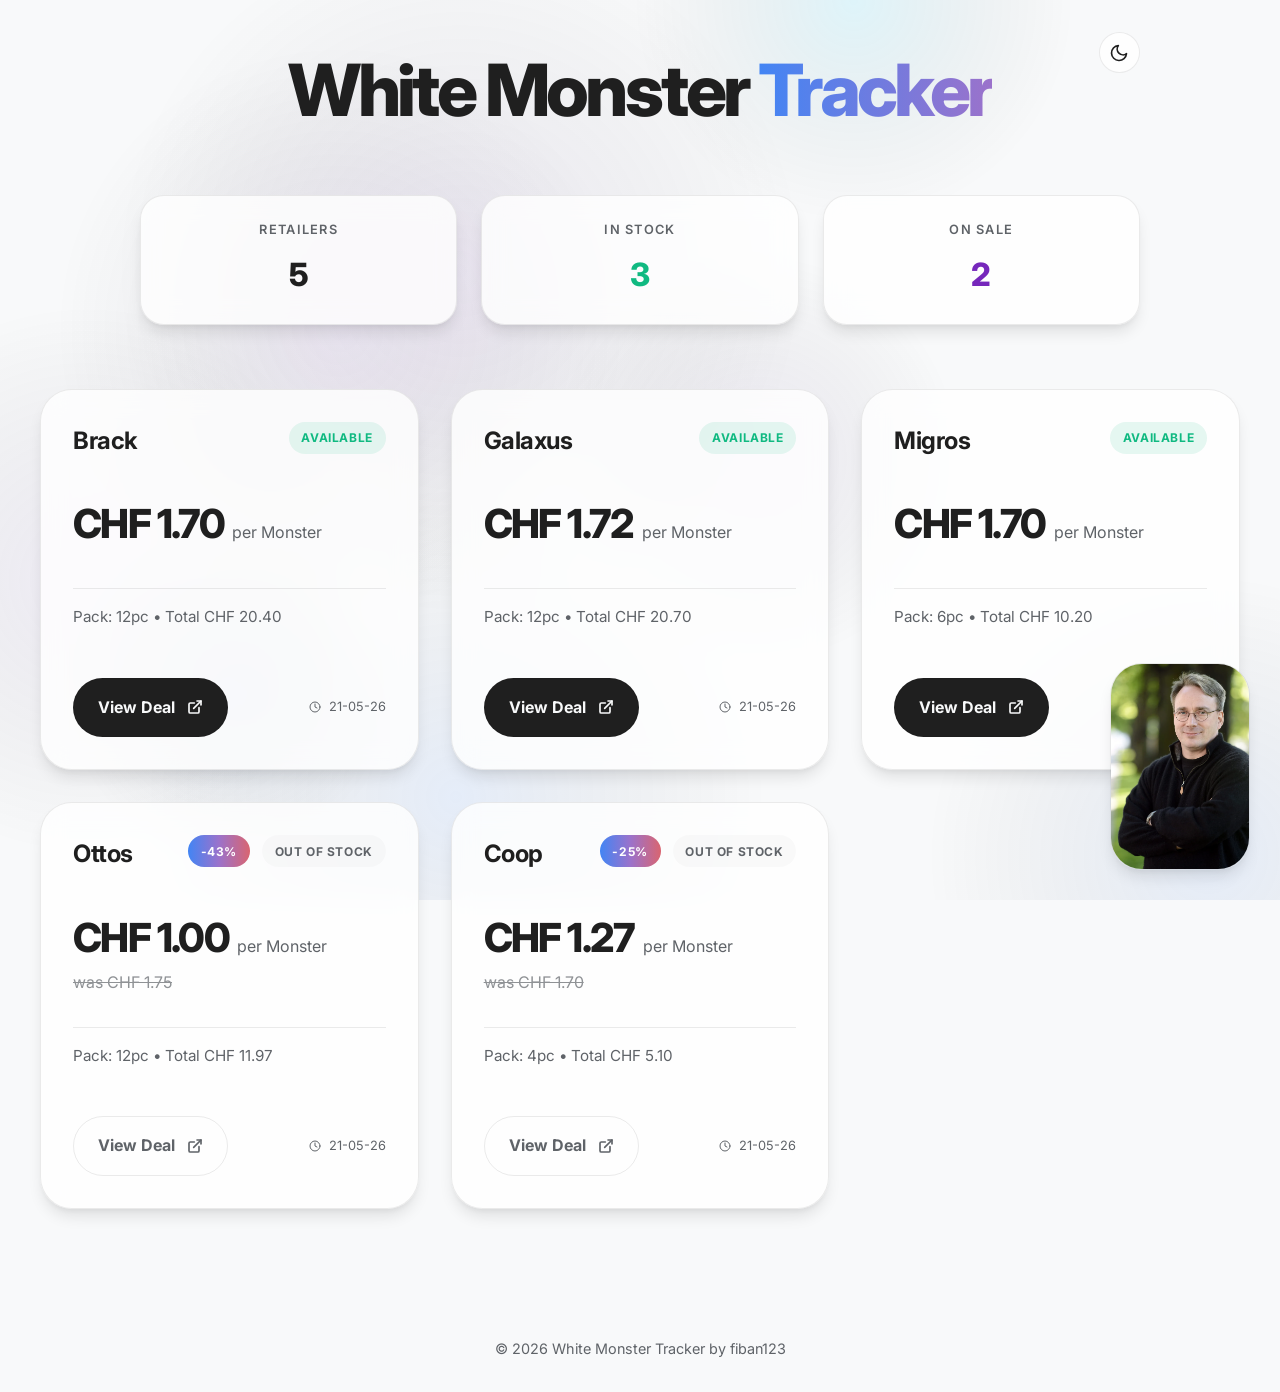
<file: index.html>
<!DOCTYPE html>
<html lang="en">
<head>
    <meta charset="UTF-8">
    <meta name="viewport" content="width=device-width, initial-scale=1.0">
    <title>White Monster Tracker</title>
    <link rel="stylesheet" href="style.css">
    <link rel="preconnect" href="https://fonts.googleapis.com">
    <link rel="preconnect" href="https://fonts.gstatic.com" crossorigin>
    <link href="https://fonts.googleapis.com/css2?family=Inter:wght@400;500;600;700;800&display=swap" rel="stylesheet">
</head>
<body>
    <canvas id="graph-canvas"></canvas>
    <header>
        <div class="theme-toggle-container">
            <button id="theme-toggle" aria-label="Toggle dark/light mode">
                <svg id="theme-icon" width="20" height="20" viewBox="0 0 24 24" fill="none" stroke="currentColor" stroke-width="2" stroke-linecap="round" stroke-linejoin="round"></svg>
            </button>
        </div>
        <div class="header-content">
            <h1>White Monster <span class="accent-text">Tracker</span></h1>
        </div>
        <div class="stats-grid" id="stats-container">
            <!-- Stats will be injected here -->
        </div>
    </header>

    <main class="container" id="card-container">
        <!-- Cards will be injected here by JS -->
    </main>

    <img id="linus-img" src="linus.webp" alt="Happy Linus Torvalds" style="display: none;">

    <footer class="footer">
        <p>&copy; 2026 White Monster Tracker by fiban123</p>
    </footer>

    <script src="data.js"></script>
    <script>
        // Theme Toggle Implementation
        const themeToggle = document.getElementById('theme-toggle');
        const themeIcon = document.getElementById('theme-icon');
        const htmlElement = document.documentElement;

        const sunIcon = `<circle cx="12" cy="12" r="5"></circle><line x1="12" y1="1" x2="12" y2="3"></line><line x1="12" y1="21" x2="12" y2="23"></line><line x1="4.22" y1="4.22" x2="5.64" y2="5.64"></line><line x1="18.36" y1="18.36" x2="19.78" y2="19.78"></line><line x1="1" y1="12" x2="3" y2="12"></line><line x1="21" y1="12" x2="23" y2="12"></line><line x1="4.22" y1="19.78" x2="5.64" y2="18.36"></line><line x1="18.36" y1="5.64" x2="19.78" y2="4.22"></line>`;
        const moonIcon = `<path d="M21 12.79A9 9 0 1 1 11.21 3 7 7 0 0 0 21 12.79z"></path>`;

        function setTheme(theme) {
            htmlElement.setAttribute('data-theme', theme);
            localStorage.setItem('theme', theme);
            themeIcon.innerHTML = theme === 'light' ? moonIcon : sunIcon;
        }

        const savedTheme = localStorage.getItem('theme') || (window.matchMedia('(prefers-color-scheme: light)').matches ? 'light' : 'dark');
        setTheme(savedTheme);

        themeToggle.addEventListener('click', () => {
            const currentTheme = htmlElement.getAttribute('data-theme');
            setTheme(currentTheme === 'light' ? 'dark' : 'light');
        });

        // Graph Background Implementation (Aura Style)
        const canvas = document.getElementById('graph-canvas');
        const ctx = canvas.getContext('2d');
        let orbs = [];
        const orbCount = 8;

        function resize() {
            canvas.width = window.innerWidth;
            canvas.height = window.innerHeight;
        }

        class Orb {
            constructor() {
                this.init();
            }

            init() {
                this.x = Math.random() * canvas.width;
                this.y = Math.random() * canvas.height;
                this.radius = Math.random() * 200 + 150;
                
                const angle = Math.random() * Math.PI * 2;
                this.speed = 0.2 + Math.random() * 0.3;
                this.vx = Math.cos(angle) * this.speed;
                this.vy = Math.sin(angle) * this.speed;
                
                // Gemini colors
                const colors = [
                    { dark: 'rgba(66, 133, 244, 0.2)', light: 'rgba(66, 133, 244, 0.1)' },
                    { dark: 'rgba(155, 114, 203, 0.2)', light: 'rgba(155, 114, 203, 0.1)' },
                    { dark: 'rgba(0, 209, 255, 0.2)', light: 'rgba(0, 209, 255, 0.1)' }
                ];
                this.colorSet = colors[Math.floor(Math.random() * colors.length)];
            }

            update() {
                this.x += this.vx;
                this.y += this.vy;

                if (this.x < -this.radius) this.x = canvas.width + this.radius;
                if (this.x > canvas.width + this.radius) this.x = -this.radius;
                if (this.y < -this.radius) this.y = canvas.height + this.radius;
                if (this.y > canvas.height + this.radius) this.y = -this.radius;
            }

            draw(theme) {
                const color = theme === 'light' ? this.colorSet.light : this.colorSet.dark;
                const gradient = ctx.createRadialGradient(this.x, this.y, 0, this.x, this.y, this.radius);
                gradient.addColorStop(0, color);
                gradient.addColorStop(1, 'rgba(0, 0, 0, 0)');

                ctx.beginPath();
                ctx.fillStyle = gradient;
                ctx.arc(this.x, this.y, this.radius, 0, Math.PI * 2);
                ctx.fill();
            }
        }

        function init() {
            orbs = [];
            for (let i = 0; i < orbCount; i++) {
                orbs.push(new Orb());
            }
        }

        function animate() {
            ctx.clearRect(0, 0, canvas.width, canvas.height);
            
            const currentTheme = htmlElement.getAttribute('data-theme');
            
            // For light mode, we might want a slightly different clear logic or background color
            // But since CSS handles background, we just draw the orbs.
            
            orbs.forEach(orb => {
                orb.update();
                orb.draw(currentTheme);
            });
            requestAnimationFrame(animate);
        }

        window.addEventListener('resize', resize);
        resize();
        init();
        animate();

        const container = document.getElementById('card-container');
        const statsContainer = document.getElementById('stats-container');

        function renderStats() {
            const total = monsterSites.length;
            const inStock = monsterSites.filter(s => s.status === 'available').length;
            const onSale = monsterSites.filter(s => s.discountPercent > 0).length;

            statsContainer.innerHTML = `
                <div class="stat-item">
                    <span class="stat-label">Retailers</span>
                    <span class="stat-value">${total}</span>
                </div>
                <div class="stat-item">
                    <span class="stat-label">In Stock</span>
                    <span class="stat-value ${inStock > 0 ? 'text-success' : 'text-muted'}">${inStock}</span>
                </div>
                <div class="stat-item">
                    <span class="stat-label">On Sale</span>
                    <span class="stat-value text-accent">${onSale}</span>
                </div>
            `;
        }

        function renderCards() {
            const sortedSites = [...monsterSites].sort((a, b) => {
                if (a.status === 'available' && b.status !== 'available') return -1;
                if (a.status !== 'available' && b.status === 'available') return 1;
                return 0;
            });

            container.innerHTML = sortedSites.map(site => {
                const isOnSale = site.discountPercent > 0;
                const actualTotalPrice = isOnSale 
                    ? site.totalPrice * (1 - site.discountPercent / 100) 
                    : site.totalPrice;
                
                const unitPrice = actualTotalPrice / site.count;
                const originalUnitPrice = site.totalPrice / site.count;

                return `
                    <div class="card ${site.status === 'available' ? 'status-available' : 'status-oos'} ${isOnSale ? 'is-sale' : ''}">
                        <div class="card-header">
                            <h2 class="site-name">${site.name}</h2>
                            <div class="badges">
                                ${isOnSale ? `<span class="badge badge-sale">-${site.discountPercent}%</span>` : ''}
                                <span class="badge badge-status">
                                    ${site.status === 'available' ? 'Available' : 'Out of Stock'}
                                </span>
                            </div>
                        </div>
                        
                        <div class="price-grid">
                            <div class="price-main">
                                <span class="price-value">CHF ${unitPrice.toFixed(2)}</span>
                                <span class="price-label">per Monster</span>
                            </div>
                            ${isOnSale ? `<div class="price-original">was CHF ${originalUnitPrice.toFixed(2)}</div>` : ''}
                        </div>

                        <div class="inventory-info">
                            Pack: ${site.count}pc &bull; Total CHF ${actualTotalPrice.toFixed(2)}
                        </div>

                        <div class="card-actions">
                            <a href="${site.url}" target="_blank" class="btn-primary">
                                <span>View Deal</span>
                                <svg width="16" height="16" viewBox="0 0 24 24" fill="none" stroke="currentColor" stroke-width="2.5" stroke-linecap="round" stroke-linejoin="round"><path d="M18 13v6a2 2 0 0 1-2 2H5a2 2 0 0 1-2-2V8a2 2 0 0 1 2-2h6"></path><polyline points="15 3 21 3 21 9"></polyline><line x1="10" y1="14" x2="21" y2="3"></line></svg>
                            </a>
                            <div class="timestamp">
                                <svg width="12" height="12" viewBox="0 0 24 24" fill="none" stroke="currentColor" stroke-width="2" stroke-linecap="round" stroke-linejoin="round"><circle cx="12" cy="12" r="10"></circle><polyline points="12 6 12 12 16 14"></polyline></svg>
                                ${site.lastChecked}
                            </div>
                        </div>
                    </div>
                `;
            }).join('');
        }

        renderStats();
        renderCards();

        async function detectLinux() {
            let isLinux = false;
            if (navigator.userAgentData) {
                try {
                    const ua = await navigator.userAgentData.getHighEntropyValues(['platform']);
                    isLinux = ua.platform === 'Linux';
                } catch (e) {
                    isLinux = window.navigator.userAgent.toLowerCase().includes('linux');
                }
            } else {
                isLinux = window.navigator.userAgent.toLowerCase().includes('linux');
            }

            if (isLinux) {
                document.getElementById('linus-img').style.display = 'block';
            }
        }
        detectLinux();
    </script>
</body>
</html>
</file>
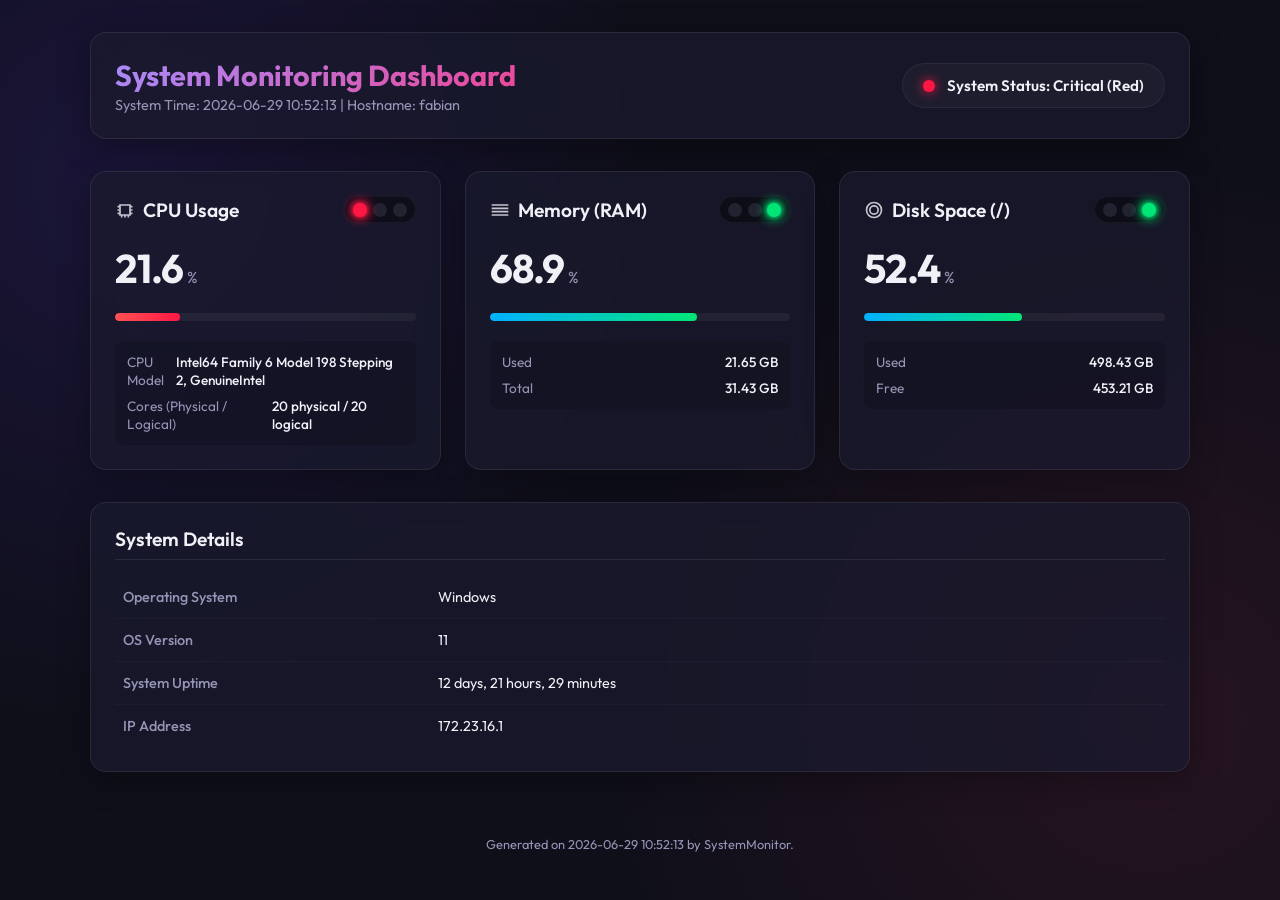
<file: m122/index.html>
<!DOCTYPE html>
<html lang="de">
<head>
    <meta charset="UTF-8">
    <meta name="viewport" content="width=device-width, initial-scale=1.0">
    <title>System Monitoring - fabian</title>
    <link href="https://fonts.googleapis.com/css2?family=Outfit:wght@300;400;500;700&display=swap" rel="stylesheet">
    <style>
        :root {
            --bg-color: #0f0f1a;
            --panel-bg: rgba(26, 26, 46, 0.75);
            --border-color: rgba(255, 255, 255, 0.08);
            --text-main: #f0f0f7;
            --text-muted: #9595b7;
            --color-green: #00e676;
            --color-yellow: #ffd600;
            --color-red: #ff1744;
            --font-family: 'Outfit', sans-serif;
        }
        * {
            box-sizing: border-box;
            margin: 0;
            padding: 0;
        }
        body {
            background: var(--bg-color);
            background-image: radial-gradient(circle at 10% 20%, rgba(91, 56, 233, 0.15) 0%, transparent 40%),
                              radial-gradient(circle at 90% 80%, rgba(244, 63, 94, 0.1) 0%, transparent 40%);
            color: var(--text-main);
            font-family: var(--font-family);
            min-height: 100vh;
            padding: 2rem 1rem;
            display: flex;
            flex-direction: column;
            align-items: center;
        }
        .container {
            max-width: 1100px;
            width: 100%;
        }
        header {
            display: flex;
            justify-content: space-between;
            align-items: center;
            margin-bottom: 2rem;
            padding: 1.5rem;
            background: var(--panel-bg);
            backdrop-filter: blur(12px);
            border: 1px solid var(--border-color);
            border-radius: 16px;
            box-shadow: 0 8px 32px 0 rgba(0, 0, 0, 0.37);
        }
        .header-title h1 {
            font-size: 1.8rem;
            font-weight: 700;
            background: linear-gradient(135deg, #a78bfa, #ec4899);
            -webkit-background-clip: text;
            -webkit-text-fill-color: transparent;
        }
        .header-title p {
            color: var(--text-muted);
            font-size: 0.9rem;
            margin-top: 0.2rem;
        }
        .header-status {
            display: flex;
            align-items: center;
            gap: 0.75rem;
            background: rgba(255, 255, 255, 0.03);
            padding: 0.75rem 1.25rem;
            border-radius: 30px;
            border: 1px solid rgba(255, 255, 255, 0.05);
        }
        .status-dot {
            width: 12px;
            height: 12px;
            border-radius: 50%;
            display: inline-block;
        }
        .status-dot.ok {
            background-color: var(--color-green);
            box-shadow: 0 0 12px var(--color-green);
            animation: pulse-green 2s infinite;
        }
        .status-dot.warning {
            background-color: var(--color-yellow);
            box-shadow: 0 0 12px var(--color-yellow);
            animation: pulse-yellow 2s infinite;
        }
        .status-dot.critical {
            background-color: var(--color-red);
            box-shadow: 0 0 12px var(--color-red);
            animation: pulse-red 2s infinite;
        }
        @keyframes pulse-green {
            0% { box-shadow: 0 0 0 0 rgba(0, 230, 118, 0.7); }
            70% { box-shadow: 0 0 0 10px rgba(0, 230, 118, 0); }
            100% { box-shadow: 0 0 0 0 rgba(0, 230, 118, 0); }
        }
        @keyframes pulse-yellow {
            0% { box-shadow: 0 0 0 0 rgba(255, 214, 0, 0.7); }
            70% { box-shadow: 0 0 0 10px rgba(255, 214, 0, 0); }
            100% { box-shadow: 0 0 0 0 rgba(255, 214, 0, 0); }
        }
        @keyframes pulse-red {
            0% { box-shadow: 0 0 0 0 rgba(255, 23, 68, 0.7); }
            70% { box-shadow: 0 0 0 10px rgba(255, 23, 68, 0); }
            100% { box-shadow: 0 0 0 0 rgba(255, 23, 68, 0); }
        }
        .dashboard-grid {
            display: grid;
            grid-template-columns: repeat(auto-fit, minmax(320px, 1fr));
            gap: 1.5rem;
            margin-bottom: 2rem;
        }
        .card {
            background: var(--panel-bg);
            backdrop-filter: blur(12px);
            border: 1px solid var(--border-color);
            border-radius: 16px;
            padding: 1.5rem;
            display: flex;
            flex-direction: column;
            gap: 1.25rem;
            box-shadow: 0 8px 32px 0 rgba(0, 0, 0, 0.3);
            position: relative;
            overflow: hidden;
            transition: transform 0.3s ease, box-shadow 0.3s ease;
        }
        .card:hover {
            transform: translateY(-4px);
            box-shadow: 0 12px 40px 0 rgba(0, 0, 0, 0.45);
            border-color: rgba(255, 255, 255, 0.12);
        }
        .card-header {
            display: flex;
            justify-content: space-between;
            align-items: center;
        }
        .card-title {
            font-size: 1.2rem;
            font-weight: 600;
            color: var(--text-main);
            display: flex;
            align-items: center;
            gap: 0.5rem;
        }
        .card-title svg {
            width: 20px;
            height: 20px;
            fill: currentColor;
            opacity: 0.8;
        }
        .ampel-container {
            display: flex;
            gap: 0.35rem;
            background: rgba(0, 0, 0, 0.4);
            padding: 0.35rem 0.5rem;
            border-radius: 20px;
            border: 1px solid rgba(255, 255, 255, 0.05);
        }
        .ampel-light {
            width: 14px;
            height: 14px;
            border-radius: 50%;
            background-color: #222230;
            transition: all 0.3s ease;
        }
        .ampel-light.red.active {
            background-color: var(--color-red);
            box-shadow: 0 0 12px var(--color-red);
            filter: drop-shadow(0 0 2px var(--color-red));
        }
        .ampel-light.yellow.active {
            background-color: var(--color-yellow);
            box-shadow: 0 0 12px var(--color-yellow);
            filter: drop-shadow(0 0 2px var(--color-yellow));
        }
        .ampel-light.green.active {
            background-color: var(--color-green);
            box-shadow: 0 0 12px var(--color-green);
            filter: drop-shadow(0 0 2px var(--color-green));
        }
        .metrics-display {
            display: flex;
            align-items: baseline;
            gap: 0.25rem;
        }
        .metrics-value {
            font-size: 2.5rem;
            font-weight: 700;
            letter-spacing: -1px;
        }
        .metrics-unit {
            font-size: 1rem;
            color: var(--text-muted);
        }
        .progress-bar-container {
            background: rgba(255, 255, 255, 0.05);
            height: 8px;
            border-radius: 4px;
            overflow: hidden;
            width: 100%;
            position: relative;
        }
        .progress-bar {
            height: 100%;
            border-radius: 4px;
            transition: width 1s ease-in-out;
        }
        .progress-bar.ok {
            background: linear-gradient(90deg, #00b0ff, var(--color-green));
        }
        .progress-bar.warning {
            background: linear-gradient(90deg, #ffd600, #ffab00);
        }
        .progress-bar.critical {
            background: linear-gradient(90deg, #ff5252, var(--color-red));
        }
        .card-details {
            display: flex;
            flex-direction: column;
            gap: 0.5rem;
            font-size: 0.85rem;
            color: var(--text-muted);
            background: rgba(0, 0, 0, 0.15);
            padding: 0.75rem;
            border-radius: 8px;
        }
        .detail-row {
            display: flex;
            justify-content: space-between;
        }
        .detail-value {
            font-weight: 500;
            color: var(--text-main);
        }
        .system-info-table {
            background: var(--panel-bg);
            backdrop-filter: blur(12px);
            border: 1px solid var(--border-color);
            border-radius: 16px;
            padding: 1.5rem;
            box-shadow: 0 8px 32px 0 rgba(0, 0, 0, 0.3);
            margin-bottom: 2rem;
        }
        .table-title {
            font-size: 1.2rem;
            font-weight: 600;
            margin-bottom: 1rem;
            color: var(--text-main);
            border-bottom: 1px solid var(--border-color);
            padding-bottom: 0.5rem;
        }
        table {
            width: 100%;
            border-collapse: collapse;
            font-size: 0.9rem;
        }
        tr {
            border-bottom: 1px solid rgba(255, 255, 255, 0.03);
        }
        tr:last-child {
            border-bottom: none;
        }
        td {
            padding: 0.75rem 0.5rem;
        }
        td.label {
            color: var(--text-muted);
            font-weight: 500;
            width: 30%;
        }
        td.value {
            color: var(--text-main);
        }
        footer {
            text-align: center;
            color: var(--text-muted);
            font-size: 0.8rem;
            margin-top: auto;
            padding-top: 2rem;
        }
    </style>
</head>
<body>
    <div class="container">
        <header>
            <div class="header-title">
                <h1>System Monitoring Dashboard</h1>
                <p>System Time: 2026-06-29 10:52:13 | Hostname: fabian</p>
            </div>
            <div class="header-status">
                <span class="status-dot critical"></span>
                <span style="font-weight: 600; font-size: 0.95rem;">System Status: Critical (Red)</span>
            </div>
        </header>

        <div class="dashboard-grid">
            <!-- CPU Card -->
            <div class="card">
                <div class="card-header">
                    <div class="card-title">
                        <svg viewBox="0 0 24 24"><path d="M19,15H21V17H19V15M19,11H21V13H19V11M19,7H21V9H19V7M15,19H17V21H15V19M11,19H13V21H11V19M7,19H9V21H7V19M3,15H5V17H3V15M3,11H5V13H3V11M3,7H5V9H3V7M5,5H19V19H5V5M17,17V7H7V17H17Z" /></svg>
                        CPU Usage
                    </div>
                    <div class="ampel-container">
                        <div class="ampel-light red active"></div>
                        <div class="ampel-light yellow "></div>
                        <div class="ampel-light green "></div>
                    </div>
                </div>
                <div class="metrics-display">
                    <span class="metrics-value">21.6</span>
                    <span class="metrics-unit">%</span>
                </div>
                <div class="progress-bar-container">
                    <div class="progress-bar critical" style="width: 21.6%"></div>
                </div>
                <div class="card-details">
                    <div class="detail-row">
                        <span>CPU Model</span>
                        <span class="detail-value" style="word-break: break-all;">Intel64 Family 6 Model 198 Stepping 2, GenuineIntel</span>
                    </div>
                    <div class="detail-row">
                        <span>Cores (Physical / Logical)</span>
                        <span class="detail-value">20 physical / 20 logical</span>
                    </div>
                </div>
            </div>

            <!-- RAM Card -->
            <div class="card">
                <div class="card-header">
                    <div class="card-title">
                        <svg viewBox="0 0 24 24"><path d="M2 17h20v2H2zm0-4h20v2H2zm0-4h20v2H2zm0-4h20v2H2z" /></svg>
                        Memory (RAM)
                    </div>
                    <div class="ampel-container">
                        <div class="ampel-light red "></div>
                        <div class="ampel-light yellow "></div>
                        <div class="ampel-light green active"></div>
                    </div>
                </div>
                <div class="metrics-display">
                    <span class="metrics-value">68.9</span>
                    <span class="metrics-unit">%</span>
                </div>
                <div class="progress-bar-container">
                    <div class="progress-bar ok" style="width: 68.9%"></div>
                </div>
                <div class="card-details">
                    <div class="detail-row">
                        <span>Used</span>
                        <span class="detail-value">21.65 GB</span>
                    </div>
                    <div class="detail-row">
                        <span>Total</span>
                        <span class="detail-value">31.43 GB</span>
                    </div>
                </div>
            </div>

            <!-- Disk Card -->
            <div class="card">
                <div class="card-header">
                    <div class="card-title">
                        <svg viewBox="0 0 24 24"><path d="M12,2A10,10 0 0,0 2,12A10,10 0 0,0 12,22A10,10 0 0,0 22,12A10,10 0 0,0 12,2M12,4A8,8 0 0,1 20,12A8,8 0 0,1 12,20A8,8 0 0,1 4,12A8,8 0 0,1 12,4M12,6A6,6 0 0,0 6,12A6,6 0 0,0 12,18A6,6 0 0,0 18,12A6,6 0 0,0 12,6M12,8A4,4 0 0,1 16,12A4,4 0 0,1 12,16A4,4 0 0,1 8,12A4,4 0 0,1 12,8Z" /></svg>
                        Disk Space (/)
                    </div>
                    <div class="ampel-container">
                        <div class="ampel-light red "></div>
                        <div class="ampel-light yellow "></div>
                        <div class="ampel-light green active"></div>
                    </div>
                </div>
                <div class="metrics-display">
                    <span class="metrics-value">52.4</span>
                    <span class="metrics-unit">%</span>
                </div>
                <div class="progress-bar-container">
                    <div class="progress-bar ok" style="width: 52.4%"></div>
                </div>
                <div class="card-details">
                    <div class="detail-row">
                        <span>Used</span>
                        <span class="detail-value">498.43 GB</span>
                    </div>
                    <div class="detail-row">
                        <span>Free</span>
                        <span class="detail-value">453.21 GB</span>
                    </div>
                </div>
            </div>
        </div>

        <div class="system-info-table">
            <div class="table-title">System Details</div>
            <table>
                <tr>
                    <td class="label">Operating System</td>
                    <td class="value">Windows</td>
                </tr>
                <tr>
                    <td class="label">OS Version</td>
                    <td class="value">11</td>
                </tr>
                <tr>
                    <td class="label">System Uptime</td>
                    <td class="value">12 days, 21 hours, 29 minutes</td>
                </tr>
                <tr>
                    <td class="label">IP Address</td>
                    <td class="value">172.23.16.1</td>
                </tr>
            </table>
        </div>

        <footer>
            Generated on 2026-06-29 10:52:13 by SystemMonitor.
        </footer>
    </div>
</body>
</html>
</file>
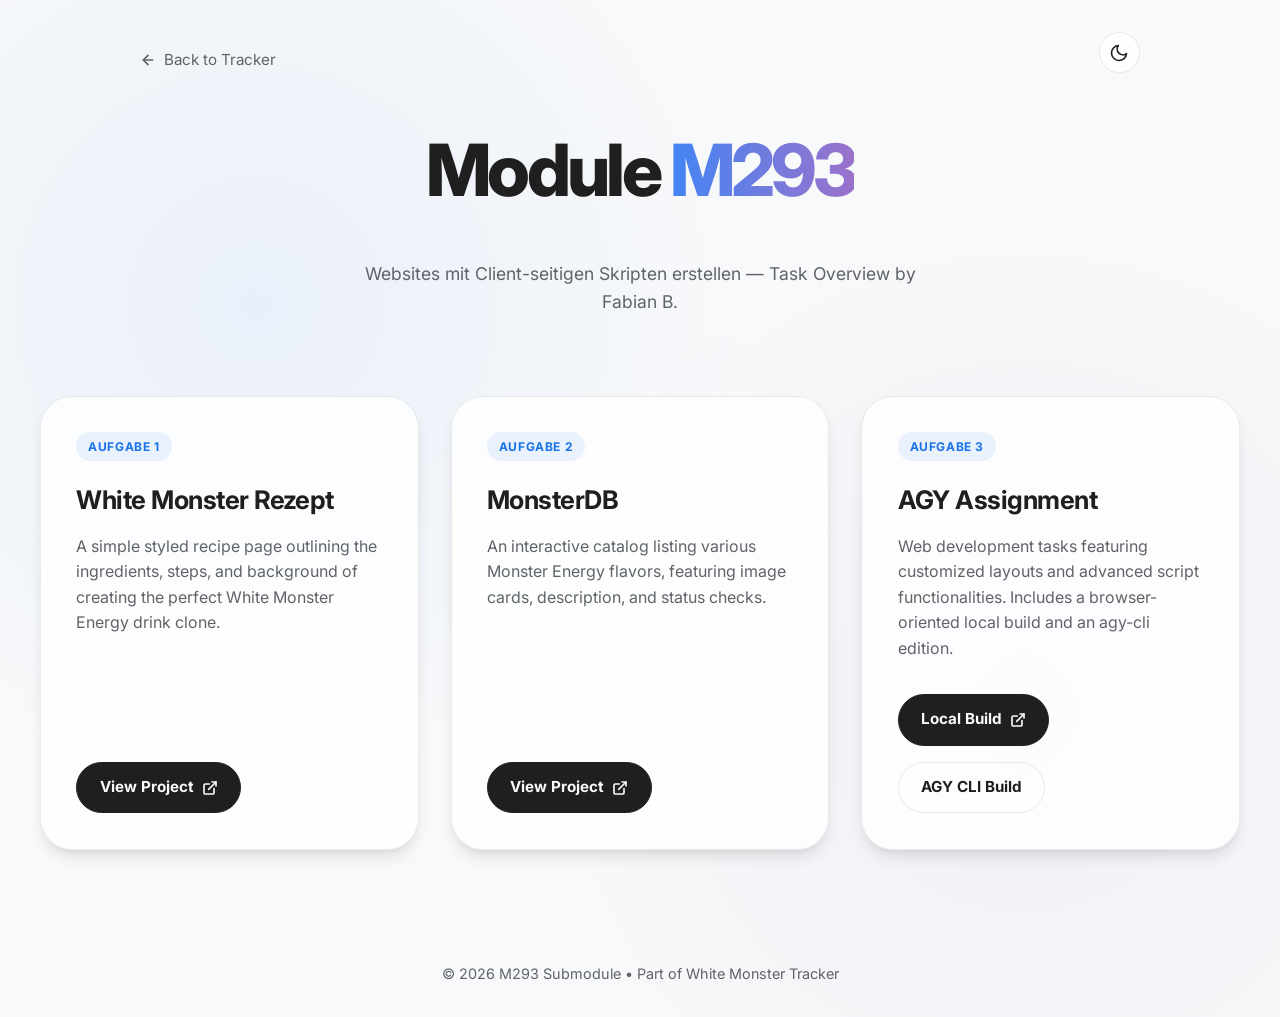
<file: m293/index.html>
<!DOCTYPE html>
<html lang="en">
<head>
    <meta charset="UTF-8">
    <meta name="viewport" content="width=device-width, initial-scale=1.0">
    <title>M293 Tasks - Fabian B</title>
    <link rel="preconnect" href="https://fonts.googleapis.com">
    <link rel="preconnect" href="https://fonts.gstatic.com" crossorigin>
    <link href="https://fonts.googleapis.com/css2?family=Inter:wght@400;500;600;700;800&display=swap" rel="stylesheet">
    <style>
        :root {
            --bg: #000000;
            --card-bg: rgba(24, 24, 27, 0.6);
            --card-border: rgba(255, 255, 255, 0.1);
            --text: #ffffff;
            --text-muted: #a1a1aa;
            --accent-blue: #4285f4;
            --accent-purple: #9b72cb;
            --accent-cyan: #00d1ff;
            --surface-hover: rgba(255, 255, 255, 0.05);
            --gemini-gradient: linear-gradient(90deg, #4285f4, #9b72cb, #d96570);
            --shadow: 0 4px 6px -1px rgba(0, 0, 0, 0.1), 0 2px 4px -1px rgba(0, 0, 0, 0.06);
        }

        [data-theme="light"] {
            --bg: #f8f9fa;
            --card-bg: rgba(255, 255, 255, 0.8);
            --card-border: rgba(0, 0, 0, 0.08);
            --text: #1f1f1f;
            --text-muted: #5f6368;
            --accent-blue: #1a73e8;
            --accent-purple: #7627bb;
            --accent-cyan: #007b83;
            --surface-hover: rgba(0, 0, 0, 0.02);
            --shadow: 0 10px 15px -3px rgba(0, 0, 0, 0.1), 0 4px 6px -2px rgba(0, 0, 0, 0.05);
        }

        * {
            margin: 0;
            padding: 0;
            box-sizing: border-box;
            transition: background-color 0.3s ease, color 0.3s ease, border-color 0.3s ease;
        }

        body {
            background-color: var(--bg);
            color: var(--text);
            font-family: 'Inter', -apple-system, BlinkMacSystemFont, "Segoe UI", Roboto, sans-serif;
            line-height: 1.6;
            padding: 2rem 1rem;
            min-height: 100vh;
            display: flex;
            flex-direction: column;
            align-items: center;
            position: relative;
            overflow-x: hidden;
        }

        /* Animated background mesh */
        body::before {
            content: '';
            position: absolute;
            top: 0;
            left: 0;
            right: 0;
            bottom: 0;
            background: 
                radial-gradient(circle at 20% 30%, rgba(66, 133, 244, 0.08) 0%, transparent 40%),
                radial-gradient(circle at 80% 70%, rgba(155, 114, 203, 0.08) 0%, transparent 40%);
            z-index: -1;
            pointer-events: none;
        }

        header {
            width: 100%;
            max-width: 1000px;
            margin-bottom: 4rem;
            display: flex;
            flex-direction: column;
            gap: 1.5rem;
            position: relative;
            text-align: center;
        }

        .theme-toggle-container {
            position: absolute;
            top: 0;
            right: 0;
        }

        #theme-toggle {
            background: var(--card-bg);
            border: 1px solid var(--card-border);
            color: var(--text);
            padding: 0.6rem;
            border-radius: 50%;
            cursor: pointer;
            display: flex;
            align-items: center;
            justify-content: center;
            transition: all 0.2s ease;
            backdrop-filter: blur(10px);
        }

        #theme-toggle:hover {
            transform: scale(1.1);
            background: var(--surface-hover);
        }

        h1 {
            font-size: clamp(2.5rem, 8vw, 4.5rem);
            font-weight: 800;
            letter-spacing: -0.05em;
            margin-bottom: 0.5rem;
            margin-top: 1rem;
        }

        .accent-text {
            background: var(--gemini-gradient);
            -webkit-background-clip: text;
            -webkit-text-fill-color: transparent;
            background-size: 200% auto;
            animation: gradient-flow 5s linear infinite;
        }

        @keyframes gradient-flow {
            0% { background-position: 0% center; }
            50% { background-position: 100% center; }
            100% { background-position: 0% center; }
        }

        .subtitle {
            font-size: 1.1rem;
            color: var(--text-muted);
            max-width: 600px;
            margin: 0 auto;
        }

        .container {
            width: 100%;
            max-width: 1200px;
            display: grid;
            grid-template-columns: repeat(auto-fit, minmax(320px, 1fr));
            gap: 2rem;
            padding: 1rem 0;
        }

        .card {
            background: var(--card-bg);
            backdrop-filter: blur(12px);
            border: 1px solid var(--card-border);
            border-radius: 2rem;
            padding: 2.2rem;
            display: flex;
            flex-direction: column;
            transition: all 0.3s cubic-bezier(0.4, 0, 0.2, 1);
            box-shadow: var(--shadow);
            position: relative;
            overflow: hidden;
        }

        .card::before {
            content: '';
            position: absolute;
            top: 0;
            left: 0;
            width: 100%;
            height: 4px;
            background: var(--gemini-gradient);
            opacity: 0;
            transition: opacity 0.3s ease;
        }

        .card:hover {
            transform: translateY(-8px);
            border-color: var(--accent-blue);
            background: var(--surface-hover);
        }

        .card:hover::before {
            opacity: 1;
        }

        .card-tag {
            align-self: flex-start;
            font-size: 0.75rem;
            font-weight: 700;
            padding: 0.3rem 0.75rem;
            background: rgba(66, 133, 244, 0.1);
            color: var(--accent-blue);
            border-radius: 2rem;
            text-transform: uppercase;
            letter-spacing: 0.05em;
            margin-bottom: 1.2rem;
        }

        .card-title {
            font-size: 1.6rem;
            font-weight: 700;
            letter-spacing: -0.02em;
            margin-bottom: 0.8rem;
        }

        .card-desc {
            font-size: 1rem;
            color: var(--text-muted);
            margin-bottom: 2rem;
            flex-grow: 1;
        }

        .card-actions {
            display: flex;
            gap: 1rem;
            flex-wrap: wrap;
            margin-top: auto;
        }

        .btn {
            text-decoration: none;
            padding: 0.8rem 1.4rem;
            border-radius: 2rem;
            font-weight: 700;
            font-size: 0.95rem;
            display: inline-flex;
            align-items: center;
            gap: 0.5rem;
            transition: all 0.2s ease;
            border: 1px solid var(--card-border);
        }

        .btn-primary {
            background: var(--text);
            color: var(--bg);
            border-color: var(--text);
        }

        .btn-primary:hover {
            transform: scale(1.03);
            box-shadow: 0 0 20px rgba(66, 133, 244, 0.25);
        }

        .btn-secondary {
            background: transparent;
            color: var(--text);
        }

        .btn-secondary:hover {
            background: var(--surface-hover);
            border-color: var(--text);
        }

        .footer {
            margin-top: auto;
            padding-top: 6rem;
            color: var(--text-muted);
            font-size: 0.9rem;
            text-align: center;
        }

        .back-link {
            display: inline-flex;
            align-items: center;
            gap: 0.5rem;
            color: var(--text-muted);
            text-decoration: none;
            font-size: 0.95rem;
            margin-top: 1rem;
            transition: color 0.2s ease;
        }

        .back-link:hover {
            color: var(--text);
        }

        @media (max-width: 768px) {
            .container { grid-template-columns: 1fr; }
            .theme-toggle-container { top: -3rem; right: 0; }
        }
    </style>
</head>
<body>
    <header>
        <div class="theme-toggle-container">
            <button id="theme-toggle" aria-label="Toggle dark/light mode">
                <svg id="theme-icon" width="20" height="20" viewBox="0 0 24 24" fill="none" stroke="currentColor" stroke-width="2" stroke-linecap="round" stroke-linejoin="round"></svg>
            </button>
        </div>
        <a href="/" class="back-link">
            <svg width="16" height="16" viewBox="0 0 24 24" fill="none" stroke="currentColor" stroke-width="2.5" stroke-linecap="round" stroke-linejoin="round"><line x1="19" y1="12" x2="5" y2="12"></line><polyline points="12 19 5 12 12 5"></polyline></svg>
            Back to Tracker
        </a>
        <h1>Module <span class="accent-text">M293</span></h1>
        <p class="subtitle">Websites mit Client-seitigen Skripten erstellen — Task Overview by Fabian B.</p>
    </header>

    <main class="container">
        <!-- Aufgabe 1 -->
        <div class="card">
            <span class="card-tag">Aufgabe 1</span>
            <h2 class="card-title">White Monster Rezept</h2>
            <p class="card-desc">A simple styled recipe page outlining the ingredients, steps, and background of creating the perfect White Monster Energy drink clone.</p>
            <div class="card-actions">
                <a href="a1/index.html" class="btn btn-primary">
                    <span>View Project</span>
                    <svg width="16" height="16" viewBox="0 0 24 24" fill="none" stroke="currentColor" stroke-width="2.5" stroke-linecap="round" stroke-linejoin="round"><path d="M18 13v6a2 2 0 0 1-2 2H5a2 2 0 0 1-2-2V8a2 2 0 0 1 2-2h6"></path><polyline points="15 3 21 3 21 9"></polyline><line x1="10" y1="14" x2="21" y2="3"></line></svg>
                </a>
            </div>
        </div>

        <!-- Aufgabe 2 -->
        <div class="card">
            <span class="card-tag">Aufgabe 2</span>
            <h2 class="card-title">MonsterDB</h2>
            <p class="card-desc">An interactive catalog listing various Monster Energy flavors, featuring image cards, description, and status checks.</p>
            <div class="card-actions">
                <a href="a2/index.html" class="btn btn-primary">
                    <span>View Project</span>
                    <svg width="16" height="16" viewBox="0 0 24 24" fill="none" stroke="currentColor" stroke-width="2.5" stroke-linecap="round" stroke-linejoin="round"><path d="M18 13v6a2 2 0 0 1-2 2H5a2 2 0 0 1-2-2V8a2 2 0 0 1 2-2h6"></path><polyline points="15 3 21 3 21 9"></polyline><line x1="10" y1="14" x2="21" y2="3"></line></svg>
                </a>
            </div>
        </div>

        <!-- Aufgabe 3 -->
        <div class="card">
            <span class="card-tag">Aufgabe 3</span>
            <h2 class="card-title">AGY Assignment</h2>
            <p class="card-desc">Web development tasks featuring customized layouts and advanced script functionalities. Includes a browser-oriented local build and an agy-cli edition.</p>
            <div class="card-actions">
                <a href="a3/local/index.html" class="btn btn-primary">
                    <span>Local Build</span>
                    <svg width="16" height="16" viewBox="0 0 24 24" fill="none" stroke="currentColor" stroke-width="2.5" stroke-linecap="round" stroke-linejoin="round"><path d="M18 13v6a2 2 0 0 1-2 2H5a2 2 0 0 1-2-2V8a2 2 0 0 1 2-2h6"></path><polyline points="15 3 21 3 21 9"></polyline><line x1="10" y1="14" x2="21" y2="3"></line></svg>
                </a>
                <a href="a3/agy-cli/index.html" class="btn btn-secondary">
                    <span>AGY CLI Build</span>
                </a>
            </div>
        </div>
    </main>

    <footer class="footer">
        <p>&copy; 2026 M293 Submodule &bull; Part of White Monster Tracker</p>
    </footer>

    <script>
        const themeToggle = document.getElementById('theme-toggle');
        const themeIcon = document.getElementById('theme-icon');
        const htmlElement = document.documentElement;

        const sunIcon = `<circle cx="12" cy="12" r="5"></circle><line x1="12" y1="1" x2="12" y2="3"></line><line x1="12" y1="21" x2="12" y2="23"></line><line x1="4.22" y1="4.22" x2="5.64" y2="5.64"></line><line x1="18.36" y1="18.36" x2="19.78" y2="19.78"></line><line x1="1" y1="12" x2="3" y2="12"></line><line x1="21" y1="12" x2="23" y2="12"></line><line x1="4.22" y1="19.78" x2="5.64" y2="18.36"></line><line x1="18.36" y1="5.64" x2="19.78" y2="4.22"></line>`;
        const moonIcon = `<path d="M21 12.79A9 9 0 1 1 11.21 3 7 7 0 0 0 21 12.79z"></path>`;

        function setTheme(theme) {
            htmlElement.setAttribute('data-theme', theme);
            localStorage.setItem('theme', theme);
            themeIcon.innerHTML = theme === 'light' ? moonIcon : sunIcon;
        }

        const savedTheme = localStorage.getItem('theme') || (window.matchMedia('(prefers-color-scheme: light)').matches ? 'light' : 'dark');
        setTheme(savedTheme);

        themeToggle.addEventListener('click', () => {
            const currentTheme = htmlElement.getAttribute('data-theme');
            setTheme(currentTheme === 'light' ? 'dark' : 'light');
        });
    </script>
</body>
</html>
</file>
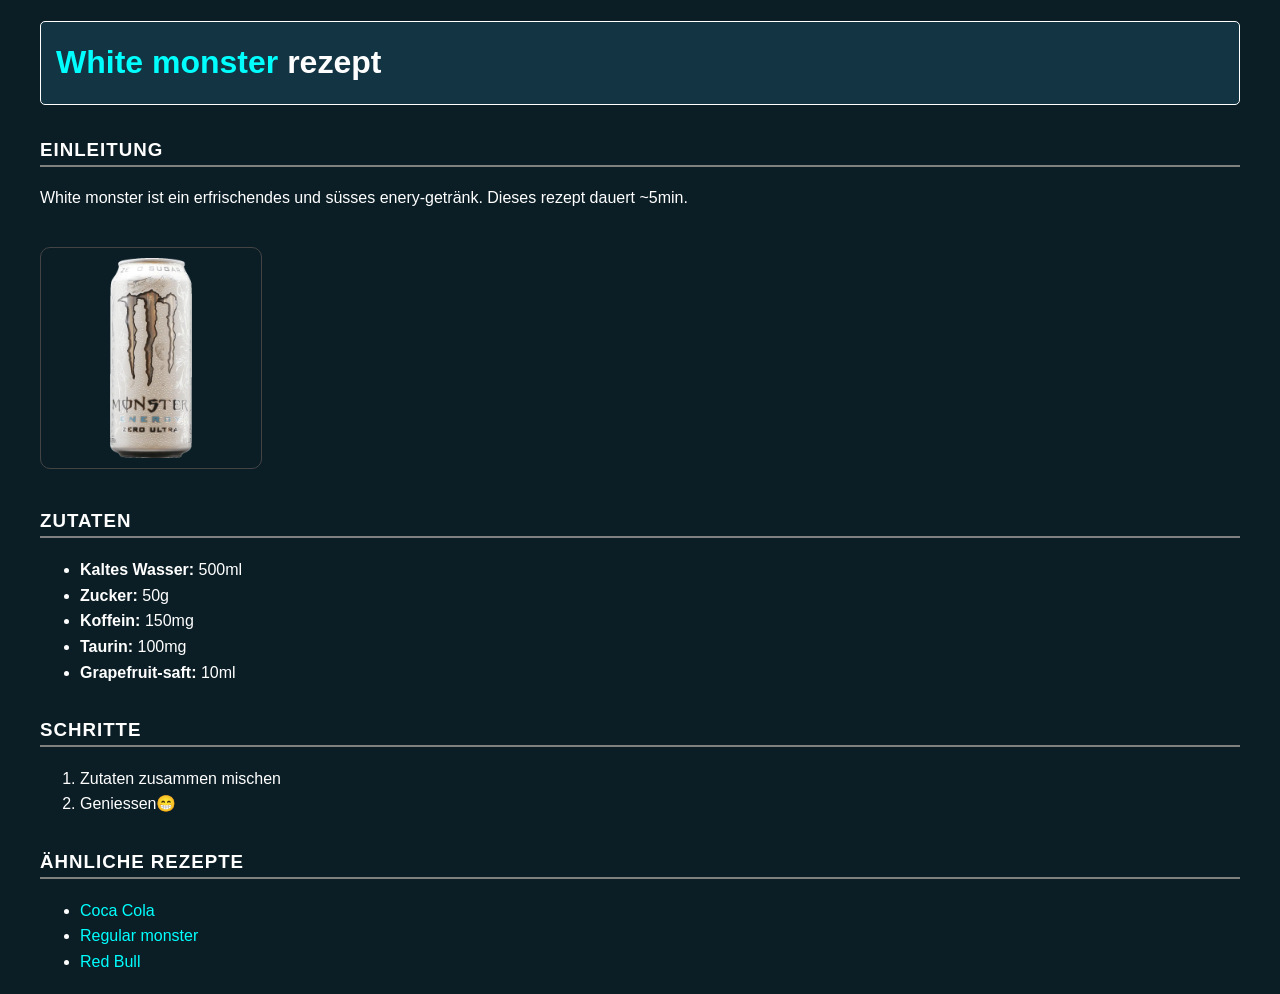
<file: m293/a1/index.html>
<!DOCTYPE html>
<html lang="en">
    <head>
        <meta charset="UTF-8">
        <meta name="viewport" content="width=device-width, initial-scale=1">
        <title></title>
        <link href="style.css" rel="stylesheet">
    </head.>

    <body>
        <h1 class="title"><a class="link", href="https://www.galaxus.ch/de/s7/product/monster-energy-ultra-12-x-50-cl-softdrink-33402615">White monster</a> rezept</h1>

        <h3 class="subtitle">Einleitung</h3>
        <p>White monster ist ein erfrischendes und süsses enery-getränk.
        Dieses rezept dauert ~5min.</p>

        <img class="drink-image" src="whitemonster.webp" alt="White monster", width=200px>

        <h3 class="subtitle">Zutaten</h3>
        <ul>
           <li class="recipe-list"><strong>Kaltes Wasser:</strong> 500ml </li>
           <li class="recipe-list"><strong>Zucker:</strong> 50g</li> 
           <li class="recipe-list"><strong>Koffein:</strong> 150mg</li> 
           <li class="recipe-list"><strong>Taurin:</strong> 100mg</li> 
           <li class="recipe-list"><strong>Grapefruit-saft:</strong> 10ml</li> 
        </ul>

        <h3 class="subtitle">Schritte</h3>
        <ol>
            <li>Zutaten zusammen mischen</li>
            <li>Geniessen😁</li>
        </ol>


        <h3 class="subtitle">Ähnliche rezepte</h3>
        <ul>
            <li class="recipe-list"><a class="link" href="https://en.wikipedia.org/wiki/Coca-Cola_formula">Coca Cola</a></li>
            <li class="recipe-list"><a class="link" href="https://mocktail.net/homemade-original-monster-energy-drink/">Regular monster</a></li>
            <li class="recipe-list"><a class="link" href="https://www.buzzfeed.com/andrewgauthier/diy-red-bull">Red Bull</a></li>
        </ul>

    </body>
</html>
</file>
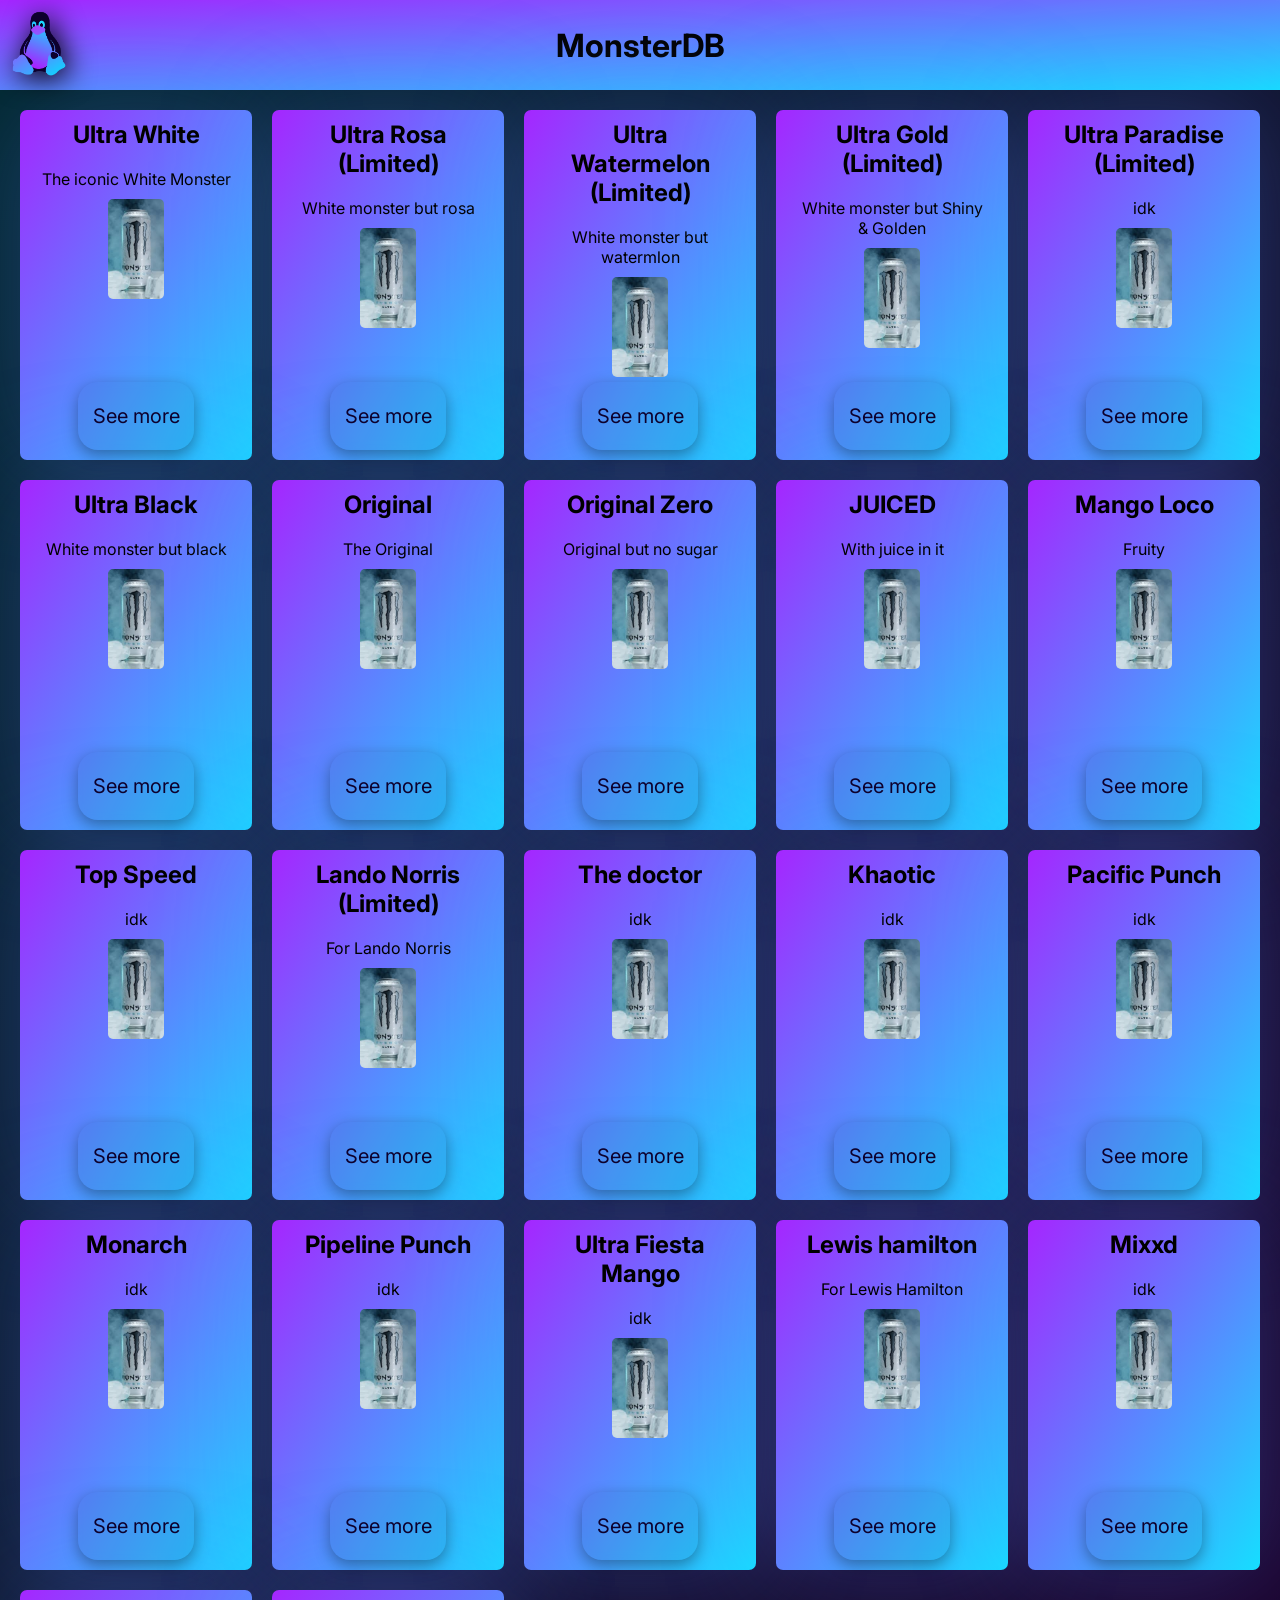
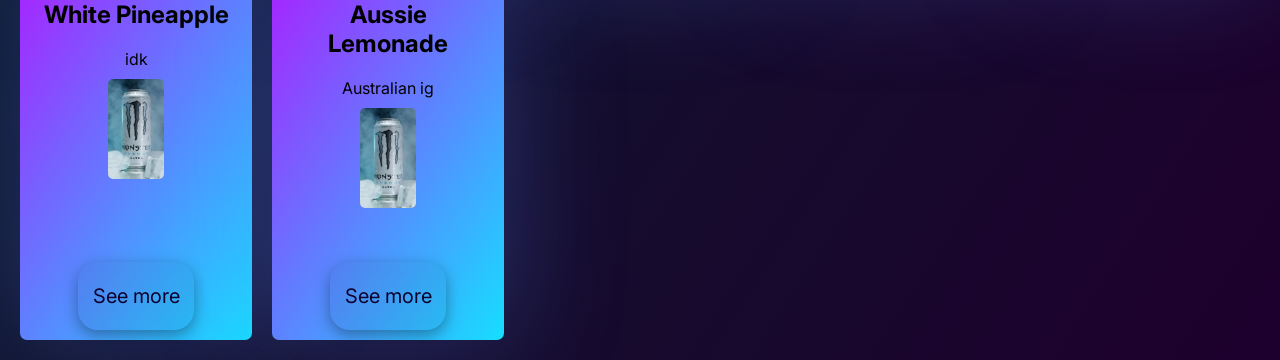
<file: m293/a2/index.html>
<!DOCTYPE html>
<html lang="en">
    <head>
        <meta charset="UTF-8">
        <meta name="viewport" content="width=device-width, initial-scale=1">
        <title>MonsterDB</title>
        <link class="link" href="style.css" rel="stylesheet">
    </head>
    <body>
        <header>
            <h1 class="title">MonsterDB</h1>
            <img src="tux.png" class="logo">
        </header>

        <main class="list">
            <section class="list-element">
                <h2 class="card-title">Ultra White</h2>
                <p class="card-desc">The iconic White Monster</p>
                <img src="white-monster.jpg" class="card-image">
                <a target="_blank" class="see-more-link" href="https://www.galaxus.ch/de/s7/product/monster-energy-ultra-12-x-50-cl-softdrink-33402615">See more</a>
            </section>

            <section class="list-element">
                <h2 class="card-title">Ultra Rosa (Limited)</h2>
                <p class="card-desc">White monster but rosa</p>
                <img src="white-monster.jpg" class="card-image">
                <a target="_blank" class="see-more-link" href="https://www.galaxus.ch/de/s7/product/monster-energy-ultra-12-x-50-cl-softdrink-33402615">See more</a>
            </section>

            <section class="list-element">
                <h2 class="card-title">Ultra Watermelon (Limited)</h2>
                <p class="card-desc">White monster but watermlon</p>
                <img src="white-monster.jpg" class="card-image">
                <a target="_blank" class="see-more-link" href="https://www.galaxus.ch/de/s7/product/monster-energy-ultra-12-x-50-cl-softdrink-33402615">See more</a>
            </section>

            <section class="list-element">
                <h2 class="card-title">Ultra Gold (Limited)</h2>
                <p class="card-desc">White monster but Shiny & Golden</p>
                <img src="white-monster.jpg" class="card-image">
                <a target="_blank" class="see-more-link" href="https://www.galaxus.ch/de/s7/product/monster-energy-ultra-12-x-50-cl-softdrink-33402615">See more</a>
            </section>

            <section class="list-element">
                <h2 class="card-title">Ultra Paradise (Limited)</h2>
                <p class="card-desc">idk</p>
                <img src="white-monster.jpg" class="card-image">
                <a target="_blank" class="see-more-link" href="https://www.galaxus.ch/de/s7/product/monster-energy-ultra-12-x-50-cl-softdrink-33402615">See more</a>
            </section>

           <section class="list-element">
                <h2 class="card-title">Ultra Black</h2>
                <p class="card-desc">White monster but black</p>
                <img src="white-monster.jpg" class="card-image">
                <a target="_blank" class="see-more-link" href="https://www.galaxus.ch/de/s7/product/monster-energy-ultra-12-x-50-cl-softdrink-33402615">See more</a>
            </section>

            <section class="list-element">
                <h2 class="card-title">Original</h2>
                <p class="card-desc">The Original</p>
                <img src="white-monster.jpg" class="card-image">
                <a target="_blank" class="see-more-link" href="https://www.galaxus.ch/de/s7/product/monster-energy-ultra-12-x-50-cl-softdrink-33402615">See more</a>
            </section>

            <section class="list-element">
                <h2 class="card-title">Original Zero</h2>
                <p class="card-desc">Original but no sugar</p>
                <img src="white-monster.jpg" class="card-image">
                <a target="_blank" class="see-more-link" href="https://www.galaxus.ch/de/s7/product/monster-energy-ultra-12-x-50-cl-softdrink-33402615">See more</a>
            </section>

            <section class="list-element">
                <h2 class="card-title">JUICED</h2>
                <p class="card-desc">With juice in it</p>
                <img src="white-monster.jpg" class="card-image">
                <a target="_blank" class="see-more-link" href="https://www.galaxus.ch/de/s7/product/monster-energy-ultra-12-x-50-cl-softdrink-33402615">See more</a>
            </section>

            <section class="list-element">
                <h2 class="card-title">Mango Loco</h2>
                <p class="card-desc">Fruity</p>
                <img src="white-monster.jpg" class="card-image">
                <a target="_blank" class="see-more-link" href="https://www.galaxus.ch/de/s7/product/monster-energy-ultra-12-x-50-cl-softdrink-33402615">See more</a>
            </section>

             <section class="list-element">
                <h2 class="card-title">Top Speed</h2>
                <p class="card-desc">idk</p>
                <img src="white-monster.jpg" class="card-image">
                <a target="_blank" class="see-more-link" href="https://www.galaxus.ch/de/s7/product/monster-energy-ultra-12-x-50-cl-softdrink-33402615">See more</a>
            </section>

            <section class="list-element">
                <h2 class="card-title">Lando Norris (Limited)</h2>
                <p class="card-desc">For Lando Norris</p>
                <img src="white-monster.jpg" class="card-image">
                <a target="_blank" class="see-more-link" href="https://www.galaxus.ch/de/s7/product/monster-energy-ultra-12-x-50-cl-softdrink-33402615">See more</a>
            </section>

            <section class="list-element">
                <h2 class="card-title">The doctor</h2>
                <p class="card-desc">idk</p>
                <img src="white-monster.jpg" class="card-image">
                <a target="_blank" class="see-more-link" href="https://www.galaxus.ch/de/s7/product/monster-energy-ultra-12-x-50-cl-softdrink-33402615">See more</a>
            </section>

            <section class="list-element">
                <h2 class="card-title">Khaotic</h2>
                <p class="card-desc">idk</p>
                <img src="white-monster.jpg" class="card-image">
                <a target="_blank" class="see-more-link" href="https://www.galaxus.ch/de/s7/product/monster-energy-ultra-12-x-50-cl-softdrink-33402615">See more</a>
            </section>

            <section class="list-element">
                <h2 class="card-title">Pacific Punch</h2>
                <p class="card-desc">idk</p>
                <img src="white-monster.jpg" class="card-image">
                <a target="_blank" class="see-more-link" href="https://www.galaxus.ch/de/s7/product/monster-energy-ultra-12-x-50-cl-softdrink-33402615">See more</a>
            </section>

            <section class="list-element">
                <h2 class="card-title">Monarch</h2>
                <p class="card-desc">idk</p>
                <img src="white-monster.jpg" class="card-image">
                <a target="_blank" class="see-more-link" href="https://www.galaxus.ch/de/s7/product/monster-energy-ultra-12-x-50-cl-softdrink-33402615">See more</a>
            </section>

            <section class="list-element">
                <h2 class="card-title">Pipeline Punch</h2>
                <p class="card-desc">idk</p>
                <img src="white-monster.jpg" class="card-image">
                <a target="_blank" class="see-more-link" href="https://www.galaxus.ch/de/s7/product/monster-energy-ultra-12-x-50-cl-softdrink-33402615">See more</a>
            </section>

            <section class="list-element">
                <h2 class="card-title">Ultra Fiesta Mango</h2>
                <p class="card-desc">idk</p>
                <img src="white-monster.jpg" class="card-image">
                <a target="_blank" class="see-more-link" href="https://www.galaxus.ch/de/s7/product/monster-energy-ultra-12-x-50-cl-softdrink-33402615">See more</a>
            </section>

            <section class="list-element">
                <h2 class="card-title">Lewis hamilton</h2>
                <p class="card-desc">For Lewis Hamilton</p>
                <img src="white-monster.jpg" class="card-image">
                <a target="_blank" class="see-more-link" href="https://www.galaxus.ch/de/s7/product/monster-energy-ultra-12-x-50-cl-softdrink-33402615">See more</a>
            </section>

            <section class="list-element">
                <h2 class="card-title">Mixxd</h2>
                <p class="card-desc">idk</p>
                <img src="white-monster.jpg" class="card-image">
                <a target="_blank" class="see-more-link" href="https://www.galaxus.ch/de/s7/product/monster-energy-ultra-12-x-50-cl-softdrink-33402615">See more</a>
            </section>

            <section class="list-element">
                <h2 class="card-title">White Pineapple</h2>
                <p class="card-desc">idk</p>
                <img src="white-monster.jpg" class="card-image">
                <a target="_blank" class="see-more-link" href="https://www.galaxus.ch/de/s7/product/monster-energy-ultra-12-x-50-cl-softdrink-33402615">See more</a>
            </section>

            <section class="list-element">
                <h2 class="card-title">Aussie Lemonade</h2>
                <p class="card-desc">Australian ig</p>
                <img src="white-monster.jpg" class="card-image">
                <a target="_blank" class="see-more-link" href="https://www.galaxus.ch/de/s7/product/monster-energy-ultra-12-x-50-cl-softdrink-33402615">See more</a>
            </section>
        </main>
    </body>
</html>
</file>
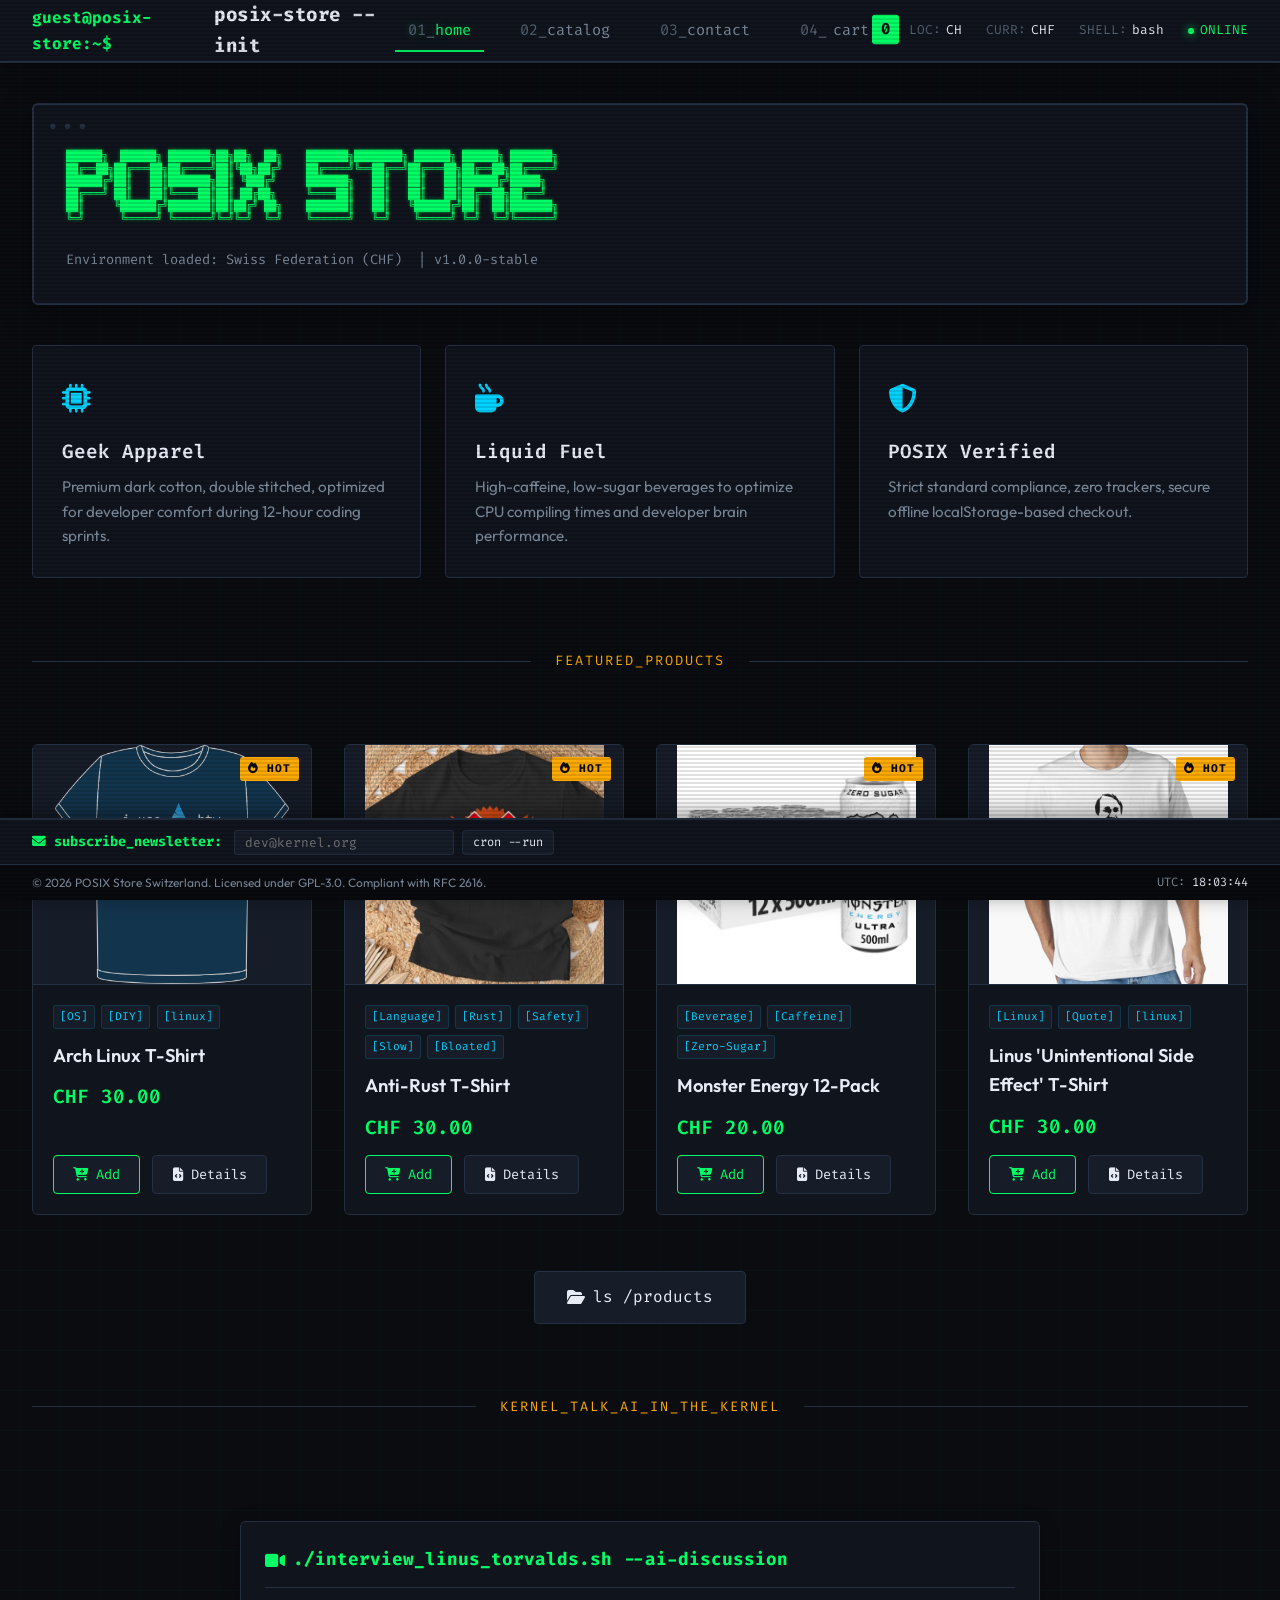
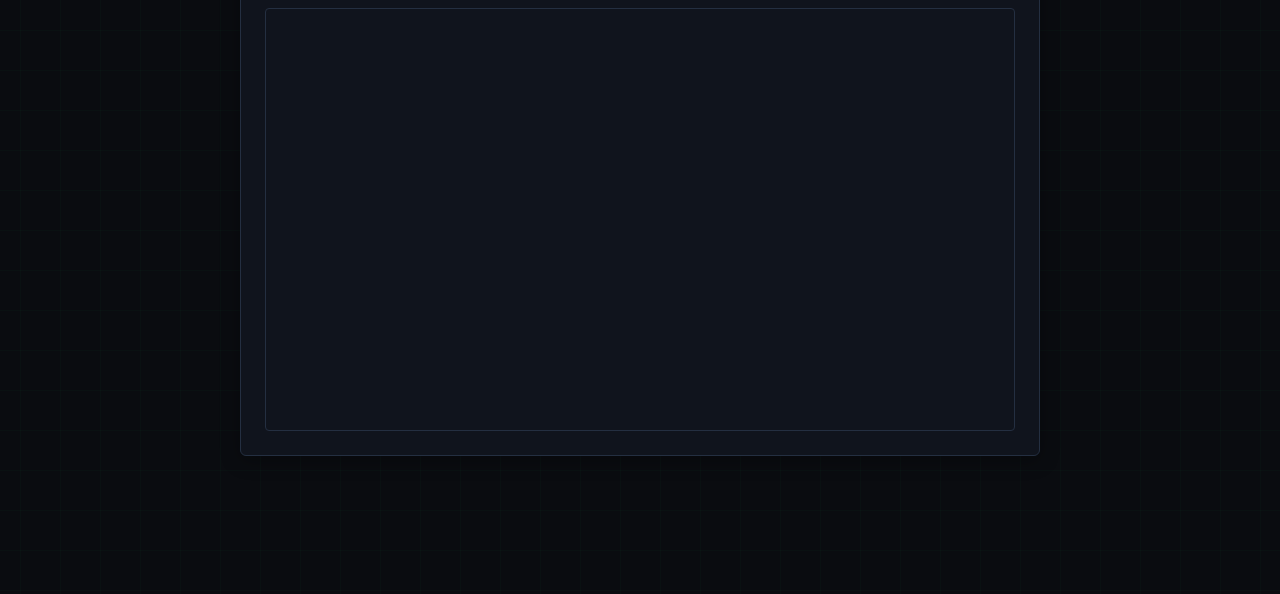
<file: m293/a3/agy-cli/index.html>
<!DOCTYPE html>
<html lang="en">
<head>
    <meta charset="UTF-8">
    <meta name="viewport" content="width=device-width, initial-scale=1.0">
    <title>POSIX Store - The Developer Shop</title>
    <!-- Fonts -->
    <link rel="preconnect" href="https://fonts.googleapis.com">
    <link rel="preconnect" href="https://fonts.gstatic.com" crossorigin>
    <link href="https://fonts.googleapis.com/css2?family=Fira+Code:wght@400;500;700&family=Outfit:wght@300;400;500;600;700&display=swap" rel="stylesheet">
    <!-- FontAwesome for Terminal Icons -->
    <link rel="stylesheet" href="https://cdnjs.cloudflare.com/ajax/libs/font-awesome/6.4.0/css/all.min.css">
    <!-- Custom Style -->
    <link rel="stylesheet" href="style.css">
</head>
<body>
    <div class="stars-container"></div>
    <div class="scanlines"></div>

    <!-- Layout Wrapper -->
    <div class="app-container">
        
        <!-- Header -->
        <header class="app-header">
            <div class="logo-area" onclick="navigateTo('home')">
                <span class="prompt-symbol">guest@posix-store:~$</span>
                <h1 class="logo-text">posix-store --init</h1>
            </div>
            
            <nav class="main-nav">
                <a href="#home" class="nav-link active" data-view="home">
                    <span class="nav-num">01_</span>home
                </a>
                <a href="#catalog" class="nav-link" data-view="catalog">
                    <span class="nav-num">02_</span>catalog
                </a>
                <a href="#contact" class="nav-link" data-view="contact">
                    <span class="nav-num">03_</span>contact
                </a>
                <a href="#cart" class="nav-link cart-nav" data-view="cart">
                    <span class="nav-num">04_</span>cart
                    <span class="cart-badge" id="cart-count">0</span>
                </a>
            </nav>

            <div class="system-status">
                <div class="status-item">
                    <span class="status-label">LOC:</span>
                    <span class="status-value">CH</span>
                </div>
                <div class="status-item">
                    <span class="status-label">CURR:</span>
                    <span class="status-value">CHF</span>
                </div>
                <div class="status-item">
                    <span class="status-label">SHELL:</span>
                    <span class="status-value">bash</span>
                </div>
                <div class="status-item pulse-dot-container">
                    <span class="pulse-dot"></span>
                    <span class="status-value text-green">ONLINE</span>
                </div>
            </div>
        </header>

        <!-- Main Workspace -->
        <main class="app-main">
            
            <!-- View: Home -->
            <section id="view-home" class="app-view active">
                <div class="home-hero">
                    <div class="terminal-banner">
<pre class="ascii-art">
██████╗  ██████╗ ███████╗██╗██╗  ██╗    ███████╗████████╗ ██████╗ ██████╗ ███████╗
██╔══██╗██╔═══██╗██╔════╝██║╚██╗██╔╝    ██╔════╝╚══██╔══╝██╔═══██╗██╔══██╗██╔════╝
██████╔╝██║   ██║███████╗██║ ╚███╔╝     ███████╗   ██║   ██║   ██║██████╔╝█████╗  
██╔═══╝ ██║   ██║╚════██║██║ ██╔██╗     ╚════██║   ██║   ██║   ██║██╔══██╗██╔══╝  
██║     ╚██████╔╝███████║██║██╔╝ ██╗    ███████║   ██║   ╚██████╔╝██║  ██║███████╗
╚═╝      ╚═════╝ ╚══════╝╚═╝╚═╝  ╚═╝    ╚══════╝   ╚═╝    ╚═════╝ ╚═╝  ╚═╝╚══════╝
</pre>
                        <div class="banner-sub">
                            <span class="text-dim">Environment loaded: Swiss Federation (CHF)</span>
                            <span class="text-dim">| v1.0.0-stable</span>
                        </div>
                    </div>

                    <div class="features-grid">
                        <div class="feat-card">
                            <div class="feat-icon"><i class="fa-solid fa-microchip"></i></div>
                            <h3>Geek Apparel</h3>
                            <p>Premium dark cotton, double stitched, optimized for developer comfort during 12-hour coding sprints.</p>
                        </div>
                        <div class="feat-card">
                            <div class="feat-icon"><i class="fa-solid fa-mug-hot"></i></div>
                            <h3>Liquid Fuel</h3>
                            <p>High-caffeine, low-sugar beverages to optimize CPU compiling times and developer brain performance.</p>
                        </div>
                        <div class="feat-card">
                            <div class="feat-icon"><i class="fa-solid fa-shield-halved"></i></div>
                            <h3>POSIX Verified</h3>
                            <p>Strict standard compliance, zero trackers, secure offline localStorage-based checkout.</p>
                        </div>
                    </div>

                    <div class="section-divider">
                        <span class="div-line"></span>
                        <span class="div-text">FEATURED_PRODUCTS</span>
                        <span class="div-line"></span>
                    </div>

                    <div class="products-grid" id="hot-products-grid">
                        <!-- Loaded dynamically -->
                    </div>

                    <div class="home-actions">
                        <a href="#catalog" class="terminal-btn btn-large">
                            <i class="fa-solid fa-folder-open"></i> ls /products
                        </a>
                    </div>

                    <div class="section-divider">
                        <span class="div-line"></span>
                        <span class="div-text">KERNEL_TALK_AI_IN_THE_KERNEL</span>
                        <span class="div-line"></span>
                    </div>

                    <div class="video-section">
                        <div class="video-card">
                            <h3><i class="fa-solid fa-video text-green"></i> ./interview_linus_torvalds.sh --ai-discussion</h3>
                            <div class="video-wrapper">
                                <iframe width="560" height="315" src="https://www.youtube-nocookie.com/embed/4_x0USuQ9Ss?si=0V-ArHDkmk91m5V3" title="YouTube video player" frameborder="0" allow="accelerometer; autoplay; clipboard-write; encrypted-media; gyroscope; picture-in-picture; web-share" referrerpolicy="strict-origin-when-cross-origin" allowfullscreen></iframe>
                            </div>
                            <div class="video-fallback" id="video-local-fallback" style="display: none;">
                                <span class="text-dim">Running locally via file:// protocol?</span>
                                <a href="https://youtu.be/4_x0USuQ9Ss" target="_blank" class="fallback-link">
                                    <i class="fa-solid fa-arrow-up-right-from-square"></i> Watch directly on YouTube
                                </a>
                            </div>
                        </div>
                    </div>
                </div>
            </section>

            <!-- View: Catalog -->
            <section id="view-catalog" class="app-view">
                <div class="catalog-layout">
                    <!-- Sidebar Filters -->
                    <aside class="catalog-filters">
                        <div class="filter-header">
                            <h3><i class="fa-solid fa-sliders"></i> Filters</h3>
                        </div>
                        
                        <div class="filter-group">
                            <label for="search-input">grep -i "keyword"</label>
                            <div class="search-box">
                                <i class="fa-solid fa-magnifying-glass"></i>
                                <input type="text" id="search-input" placeholder="Filter articles...">
                            </div>
                        </div>

                        <div class="filter-group">
                            <label>category --filter</label>
                            <div class="radio-group">
                                <label class="radio-label">
                                    <input type="radio" name="category" value="all" checked>
                                    <span class="radio-custom"></span> All Products
                                </label>
                                <label class="radio-label">
                                    <input type="radio" name="category" value="shirts">
                                    <span class="radio-custom"></span> T-Shirts
                                </label>
                                <label class="radio-label">
                                    <input type="radio" name="category" value="drinks">
                                    <span class="radio-custom"></span> Drinks
                                </label>
                                <label class="radio-label">
                                    <input type="radio" name="category" value="collectibles">
                                    <span class="radio-custom"></span> Collectibles
                                </label>
                            </div>
                        </div>

                        <div class="filter-group">
                            <label for="sort-select">sort --by</label>
                            <select id="sort-select" class="terminal-select">
                                <option value="default">Default ID</option>
                                <option value="price-asc">Price (low -> high)</option>
                                <option value="price-desc">Price (high -> low)</option>
                                <option value="name-asc">Name (A -> Z)</option>
                            </select>
                        </div>

                        <button class="terminal-btn btn-block" onclick="resetFilters()">
                            <i class="fa-solid fa-arrows-rotate"></i> reset --filters
                        </button>
                    </aside>

                    <!-- Products Grid Container -->
                    <div class="catalog-content">
                        <div class="catalog-toolbar">
                            <div class="toolbar-stats">
                                <span class="text-dim">Search results:</span> <span id="results-count">0</span> matching items
                            </div>
                        </div>

                        <div class="products-grid" id="catalog-products-grid">
                            <!-- Loaded dynamically -->
                        </div>
                    </div>
                </div>
            </section>

            <!-- View: Detail -->
            <section id="view-detail" class="app-view">
                <div class="detail-back">
                    <a href="#catalog" class="back-link"><i class="fa-solid fa-arrow-left"></i> cd ../catalog</a>
                </div>
                
                <div class="detail-container" id="product-detail-content">
                    <!-- Dynamic product detail view loaded here -->
                </div>
            </section>

            <!-- View: Cart & Checkout -->
            <section id="view-cart" class="app-view">
                <div class="cart-layout">
                    <!-- Left: Cart Items -->
                    <div class="cart-content">
                        <h2><i class="fa-solid fa-cart-shopping"></i> shopping_cart.json</h2>
                        
                        <div id="cart-items-container">
                            <!-- Dynamic cart items loaded here -->
                        </div>
                    </div>

                    <!-- Right: Summary & Checkout -->
                    <div class="cart-summary-panel">
                        <h2><i class="fa-solid fa-file-invoice-dollar"></i> checkout_invoice</h2>
                        
                        <div class="summary-table">
                            <div class="summary-row">
                                <span>Subtotal:</span>
                                <span id="summary-subtotal">CHF 0.00</span>
                            </div>
                            <div class="summary-row">
                                <span>Swiss VAT (7.7%):</span>
                                <span id="summary-vat">CHF 0.00</span>
                            </div>
                            <div class="summary-row">
                                <span>Shipping:</span>
                                <span class="text-green">FREE</span>
                            </div>
                            <div class="summary-row divider"></div>
                            <div class="summary-row grand-total">
                                <span>Total:</span>
                                <span id="summary-total">CHF 0.00</span>
                            </div>
                        </div>

                        <!-- Pay Form -->
                        <div class="checkout-form-container">
                            <h3><i class="fa-solid fa-credit-card"></i> Payment Information</h3>
                            <form id="checkout-form" onsubmit="handlePayment(event)">
                                <div class="form-group">
                                    <label for="pay-email">Email Address</label>
                                    <input type="email" id="pay-email" placeholder="dev@null.ch" required>
                                </div>
                                <div class="form-group">
                                    <label for="pay-name">Name on Card</label>
                                    <input type="text" id="pay-name" placeholder="Linus Torvalds" required>
                                </div>
                                <div class="form-group">
                                    <label for="pay-card">Card Number</label>
                                    <input type="text" id="pay-card" placeholder="4000 1234 5678 9010" required maxlength="19">
                                </div>
                                <div class="form-row">
                                    <div class="form-group">
                                        <label for="pay-expiry">Expiry Date</label>
                                        <input type="text" id="pay-expiry" placeholder="MM/YY" required maxlength="5">
                                    </div>
                                    <div class="form-group">
                                        <label for="pay-cvv">CVV</label>
                                        <input type="password" id="pay-cvv" placeholder="***" required maxlength="4">
                                    </div>
                                </div>
                                <button type="submit" class="terminal-btn btn-block btn-pay" id="pay-button">
                                    <i class="fa-solid fa-terminal"></i> sudo buy --confirm
                                </button>
                            </form>
                        </div>
                    </div>
                </div>

                <!-- Interactive Checkout Simulation Modal/Overlay -->
                <div class="checkout-overlay" id="checkout-modal">
                    <div class="checkout-modal-content">
                        <div class="modal-header">
                            <span class="modal-title"><i class="fa-solid fa-terminal text-green"></i> transaction_logger.sh</span>
                            <span class="modal-close" onclick="closeCheckoutModal()"><i class="fa-solid fa-xmark"></i></span>
                        </div>
                        <div class="modal-terminal-body" id="modal-terminal-output">
                            <!-- Terminal outputs here line by line -->
                        </div>
                    </div>
                </div>
            </section>

            <!-- View: Contact -->
            <section id="view-contact" class="app-view">
                <div class="contact-layout">
                    <div class="contact-info">
                        <h2><i class="fa-solid fa-circle-info"></i> contact_metadata.yaml</h2>
                        <pre class="terminal-code">
<span class="code-key">company:</span> <span class="code-val">POSIX Store Switzerland GmbH</span>
<span class="code-key">address:</span> <span class="code-val">Dev Loop 0x7F, 8000 Zürich</span>
<span class="code-key">timezone:</span> <span class="code-val">CET (UTC+1) / CEST (UTC+2)</span>
<span class="code-key">pgp_key:</span> <span class="code-val">0x8F9E10A2B3C4D5E6</span>
<span class="code-key">dns:</span> <span class="code-val">posix-store.ch</span>
<span class="code-key">status:</span> <span class="code-val text-green">Online & Accepting Pull Requests</span>
                        </pre>
                        
                        <div class="contact-faq">
                            <h3><i class="fa-solid fa-circle-question"></i> Frequently Asked Queries</h3>
                            <div class="faq-item">
                                <div class="faq-q">Q: What is the delivery time?</div>
                                <div class="faq-a">A: 1-2 business days in Switzerland via Swiss Post. Tracking links sent over encrypted mail.</div>
                            </div>
                            <div class="faq-item">
                                <div class="faq-q">Q: Can I pay with Bitcoin?</div>
                                <div class="faq-a">A: Currently we support simulated credit card payments in our checkout, mock billing only.</div>
                            </div>
                        </div>
                    </div>

                    <div class="contact-form-panel">
                        <h2><i class="fa-solid fa-envelope"></i> write_message.sh</h2>
                        <form id="contact-form" onsubmit="handleContactSubmit(event)">
                            <div class="form-group">
                                <label for="contact-name">Name</label>
                                <input type="text" id="contact-name" placeholder="guest_user" required>
                            </div>
                            <div class="form-group">
                                <label for="contact-email">Email</label>
                                <input type="email" id="contact-email" placeholder="user@domain.ch" required>
                            </div>
                            <div class="form-group">
                                <label for="contact-subject">Subject</label>
                                <input type="text" id="contact-subject" placeholder="Bug report / Feature request" required>
                            </div>
                            <div class="form-group">
                                <label for="contact-message">Message Body</label>
                                <textarea id="contact-message" placeholder="Type your message here..." rows="6" required></textarea>
                            </div>
                            <button type="submit" class="terminal-btn btn-block">
                                <i class="fa-solid fa-paper-plane"></i> mail --send ./message.txt
                            </button>
                        </form>
                        <div id="contact-success-msg" class="terminal-success-box hidden">
                            <!-- Success code outputs here -->
                        </div>
                    </div>
                </div>
            </section>
        </main>

        <!-- Footer / Interactive CLI Terminal console -->
        <footer class="app-footer">
            <div class="footer-top">
                <div class="newsletter-area">
                    <span class="prompt-symbol"><i class="fa-solid fa-envelope"></i> subscribe_newsletter:</span>
                    <form id="newsletter-form" onsubmit="handleNewsletterSubmit(event)">
                        <input type="email" id="news-email" placeholder="dev@kernel.org" required>
                        <button type="submit" class="terminal-btn">cron --run</button>
                    </form>
                    <span id="news-status" class="news-status-msg"></span>
                </div>
            </div>

            <div class="footer-bottom">
                <div class="copyright">
                    <span class="text-dim">&copy; 2026 POSIX Store Switzerland. Licensed under GPL-3.0. Compliant with RFC 2616.</span>
                </div>
                <div class="time-widget">
                    <span class="text-dim">UTC:</span> <span id="utc-clock">00:00:00</span>
                </div>
            </div>
        </footer>

    </div>

    <!-- Main Logic -->
    <script src="app.js"></script>
</body>
</html>
</file>
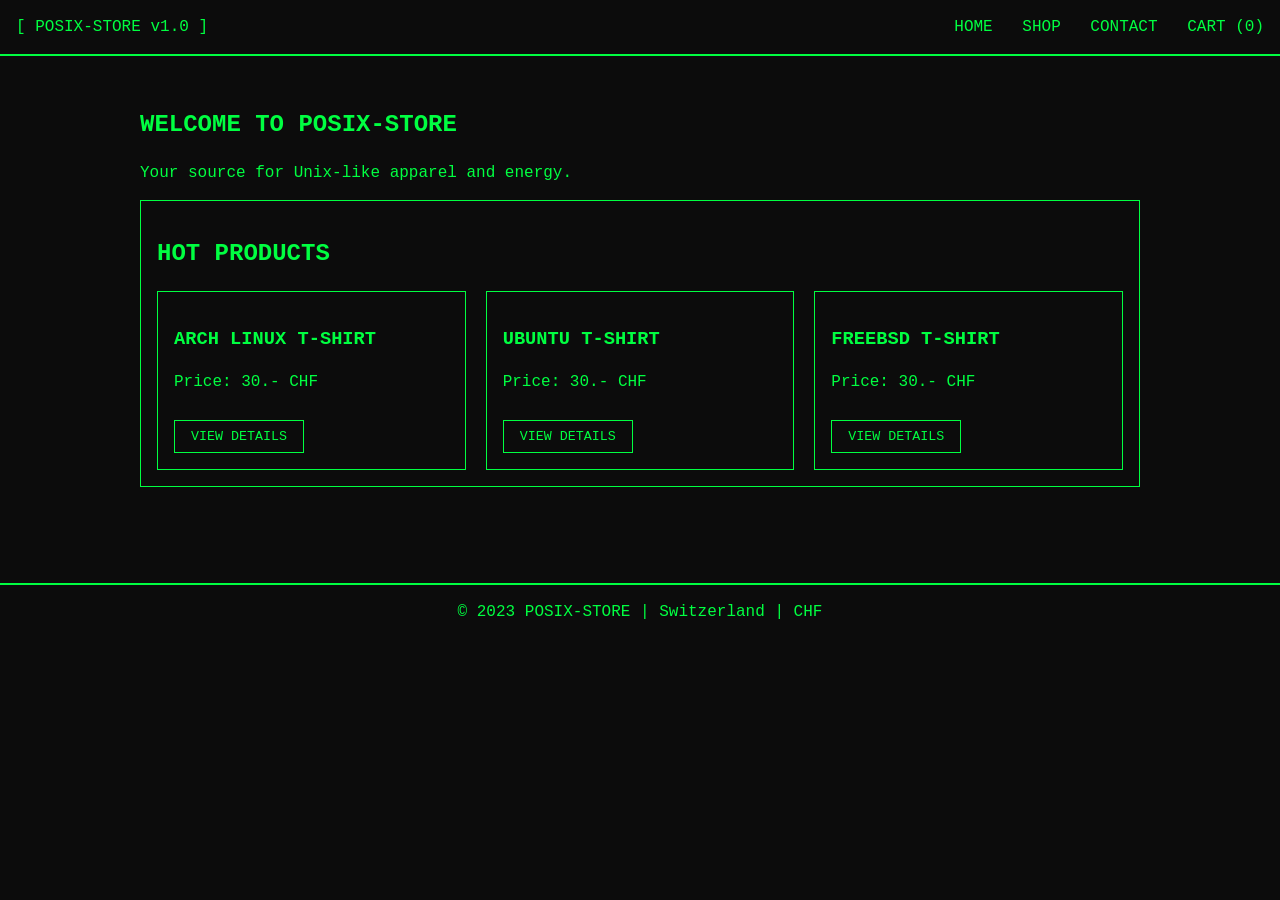
<file: m293/a3/local/index.html>
<!DOCTYPE html>
<html lang="en">
<head>
    <meta charset="UTF-8">
    <meta name="viewport" content="width=device-width, initial-scale=1.0">
    <title>POSIX-STORE | Terminal Shop</title>
    <link rel="stylesheet" href="style.css">
</head>
<body>
    <header>
        <div>[ POSIX-STORE v1.0 ]</div>
        <nav id="main-nav">
            <a onclick="router.navigate('home')">HOME</a>
            <a onclick="router.navigate('shop')">SHOP</a>
            <a onclick="router.navigate('contact')">CONTACT</a>
            <a onclick="router.navigate('cart')">CART (<span id="cart-count">0</span>)</a>
        </nav>
    </header>

    <div class="container">
        <!-- Home Page -->
        <section id="page-home">
            <h1>Welcome to Posix-Store</h1>
            <p>Your source for Unix-like apparel and energy.</p>
            <div class="terminal-border">
                <h2>Hot Products</h2>
                <div id="hot-products" class="grid"></div>
            </div>
        </section>

        <!-- Shop Page -->
        <section id="page-shop" class="hidden">
            <h1>Inventory</h1>
            <div class="terminal-border" style="margin-bottom: 20px;">
                Filter: 
                <select id="filter-category" onchange="shop.render()">
                    <option value="all">All Categories</option>
                    <option value="tshirt">T-Shirts</option>
                    <option value="drink">Drinks</option>
                </select>
            </div>
            <div id="product-list" class="grid"></div>
        </section>

        <!-- Detail Page -->
        <section id="page-detail" class="hidden">
            <button class="btn" onclick="router.navigate('shop')">&lt; Back to Shop</button>
            <div id="product-detail" style="margin-top: 20px;"></div>
        </section>

        <!-- Cart Page -->
        <section id="page-cart" class="hidden">
            <h1>Shopping Cart</h1>
            <div id="cart-items" class="terminal-border"></div>
            <div id="cart-total" style="text-align: right; font-size: 1.5rem;"></div>
            <button id="checkout-btn" class="btn" onclick="router.navigate('pay')">PROCEED TO PAYMENT</button>
        </section>

        <!-- Pay Page -->
        <section id="page-pay" class="hidden">
            <h1>Payment Gateway</h1>
            <div class="terminal-border">
                <p>[!] This is a placeholder payment page.</p>
                <p>Please enter your credentials to simulate payment:</p>
                <input type="text" placeholder="Card Number"><br><br>
                <button class="btn" onclick="alert('Payment simulated successfully!')">PAY NOW</button>
            </div>
        </section>

        <!-- Contact Page -->
        <section id="page-contact" class="hidden">
            <h1>Contact / Newsletter</h1>
            <div class="terminal-border">
                <p>Send a message to the sysadmin:</p>
                <form onsubmit="event.preventDefault(); alert('Message sent (non-functional)');">
                    <input type="text" placeholder="Name" required><br><br>
                    <input type="email" placeholder="Email" required><br><br>
                    <textarea placeholder="Message" rows="5" style="width: 100%"></textarea><br><br>
                    <label><input type="checkbox"> Subscribe to newsletter</label><br><br>
                    <button type="submit" class="btn">SUBMIT</button>
                </form>
            </div>
        </section>
    </div>

    <footer>
        &copy; 2023 POSIX-STORE | Switzerland | CHF
    </footer>

    <script src="script.js"></script>
</body>
</html>
</file>
<file: style.css>
:root {
    /* Gemini Dark Theme (Default) */
    --bg: #000000;
    --card-bg: rgba(24, 24, 27, 0.6);
    --card-border: rgba(255, 255, 255, 0.1);
    --text: #ffffff;
    --text-muted: #a1a1aa;
    --accent-blue: #4285f4;
    --accent-purple: #9b72cb;
    --accent-cyan: #00d1ff;
    --success: #10b981;
    --surface-hover: rgba(255, 255, 255, 0.05);
    --gemini-gradient: linear-gradient(90deg, #4285f4, #9b72cb, #d96570);
    --shadow: 0 4px 6px -1px rgba(0, 0, 0, 0.1), 0 2px 4px -1px rgba(0, 0, 0, 0.06);
}

[data-theme="light"] {
    --bg: #f8f9fa;
    --card-bg: rgba(255, 255, 255, 0.8);
    --card-border: rgba(0, 0, 0, 0.08);
    --text: #1f1f1f;
    --text-muted: #5f6368;
    --accent-blue: #1a73e8;
    --accent-purple: #7627bb;
    --accent-cyan: #007b83;
    --surface-hover: rgba(0, 0, 0, 0.02);
    --shadow: 0 10px 15px -3px rgba(0, 0, 0, 0.1), 0 4px 6px -2px rgba(0, 0, 0, 0.05);
}

* {
    margin: 0;
    padding: 0;
    box-sizing: border-box;
    transition: background-color 0.3s ease, color 0.3s ease, border-color 0.3s ease;
}

#graph-canvas {
    position: fixed;
    top: 0;
    left: 0;
    width: 100%;
    height: 100%;
    z-index: -1;
    pointer-events: none;
}

body {
    background-color: var(--bg);
    color: var(--text);
    font-family: 'Inter', -apple-system, BlinkMacSystemFont, "Segoe UI", Roboto, sans-serif;
    line-height: 1.6;
    padding: 2rem 1rem;
    min-height: 100vh;
    display: flex;
    flex-direction: column;
    align-items: center;
}

header {
    width: 100%;
    max-width: 1000px;
    margin-bottom: 4rem;
    display: flex;
    flex-direction: column;
    gap: 2.5rem;
    position: relative;
}

.theme-toggle-container {
    position: absolute;
    top: 0;
    right: 0;
}

#theme-toggle {
    background: var(--card-bg);
    border: 1px solid var(--card-border);
    color: var(--text);
    padding: 0.6rem;
    border-radius: 50%;
    cursor: pointer;
    display: flex;
    align-items: center;
    justify-content: center;
    transition: all 0.2s ease;
    backdrop-filter: blur(10px);
}

#theme-toggle:hover {
    transform: scale(1.1);
    background: var(--surface-hover);
}

.header-content {
    text-align: center;
}

h1 {
    font-size: clamp(2.5rem, 8vw, 4.5rem);
    font-weight: 800;
    letter-spacing: -0.05em;
    margin-bottom: 0.5rem;
}

.accent-text {
    background: var(--gemini-gradient);
    -webkit-background-clip: text;
    -webkit-text-fill-color: transparent;
    background-size: 200% auto;
    animation: gradient-flow 5s linear infinite;
}

@keyframes gradient-flow {
    0% { background-position: 0% center; }
    50% { background-position: 100% center; }
    100% { background-position: 0% center; }
}

.stats-grid {
    display: grid;
    grid-template-columns: repeat(3, 1fr);
    gap: 1.5rem;
    width: 100%;
}

.stat-item {
    background: var(--card-bg);
    backdrop-filter: blur(12px);
    border: 1px solid var(--card-border);
    padding: 1.5rem;
    border-radius: 1.5rem;
    display: flex;
    flex-direction: column;
    align-items: center;
    gap: 0.5rem;
    box-shadow: var(--shadow);
}

.stat-label {
    font-size: 0.8rem;
    text-transform: uppercase;
    font-weight: 600;
    letter-spacing: 0.1em;
    color: var(--text-muted);
}

.stat-value {
    font-size: 2rem;
    font-weight: 800;
}

.text-success { color: var(--success); }
.text-accent { color: var(--accent-purple); }
.text-muted { color: var(--text-muted); }

.container {
    width: 100%;
    max-width: 1200px;
    display: grid;
    grid-template-columns: repeat(auto-fill, minmax(340px, 1fr));
    gap: 2rem;
}

.card {
    background: var(--card-bg);
    backdrop-filter: blur(12px);
    border: 1px solid var(--card-border);
    border-radius: 2rem;
    padding: 2rem;
    display: flex;
    flex-direction: column;
    transition: all 0.3s cubic-bezier(0.4, 0, 0.2, 1);
    box-shadow: var(--shadow);
}

.card:hover {
    transform: translateY(-8px);
    border-color: var(--accent-blue);
    background: var(--surface-hover);
}

.card-header {
    display: flex;
    justify-content: space-between;
    align-items: flex-start;
    margin-bottom: 2rem;
}

.site-name {
    font-size: 1.5rem;
    font-weight: 700;
    letter-spacing: -0.02em;
}

.badges {
    display: flex;
    gap: 0.75rem;
}

.badge {
    font-size: 0.75rem;
    font-weight: 700;
    padding: 0.4rem 0.8rem;
    border-radius: 2rem;
    text-transform: uppercase;
    letter-spacing: 0.05em;
}

.badge-status {
    background: var(--surface-hover);
    color: var(--text-muted);
}

.status-available .badge-status {
    background: rgba(16, 185, 129, 0.1);
    color: var(--success);
}

.badge-sale {
    background: var(--gemini-gradient);
    color: white;
}

.price-grid {
    margin-bottom: 2rem;
}

.price-main {
    display: flex;
    align-items: baseline;
    gap: 0.5rem;
}

.price-value {
    font-size: 2.5rem;
    font-weight: 800;
    letter-spacing: -0.04em;
}

.price-label {
    font-size: 1rem;
    color: var(--text-muted);
}

.price-original {
    font-size: 1rem;
    color: var(--text-muted);
    text-decoration: line-through;
    opacity: 0.7;
}

.inventory-info {
    font-size: 0.95rem;
    color: var(--text-muted);
    padding: 1rem 0;
    border-top: 1px solid var(--card-border);
    margin-bottom: 2rem;
}

.card-actions {
    margin-top: auto;
    display: flex;
    justify-content: space-between;
    align-items: center;
}

.btn-primary {
    text-decoration: none;
    padding: 1rem 1.5rem;
    border-radius: 2rem;
    font-weight: 700;
    font-size: 1rem;
    display: flex;
    align-items: center;
    gap: 0.75rem;
    transition: all 0.2s ease;
    border: 1px solid var(--card-border);
}

.status-available .btn-primary {
    background: var(--text);
    color: var(--bg);
}

.status-available .btn-primary:hover {
    transform: scale(1.05);
    box-shadow: 0 0 20px rgba(66, 133, 244, 0.3);
}

.status-oos .btn-primary {
    background: transparent;
    color: var(--text-muted);
}

.status-oos .btn-primary:hover {
    border-color: var(--text-muted);
}

.timestamp {
    font-size: 0.8rem;
    color: var(--text-muted);
    display: flex;
    align-items: center;
    gap: 0.5rem;
}

.footer {
    margin-top: 8rem;
    color: var(--text-muted);
    font-size: 0.9rem;
    text-align: center;
}

#linus-img {
    position: fixed;
    bottom: 30px;
    right: 30px;
    width: 140px;
    border-radius: 2rem;
    border: 1px solid var(--card-border);
    animation: float 4s infinite ease-in-out;
    pointer-events: none;
    box-shadow: var(--shadow);
}

@keyframes float {
    0%, 100% { transform: translateY(0); }
    50% { transform: translateY(-15px); }
}

@media (max-width: 768px) {
    .stats-grid { grid-template-columns: 1fr; }
    .container { grid-template-columns: 1fr; }
    .theme-toggle-container { top: -4rem; right: 0; }
}
</file>
<file: m293/a1/style.css>
body {
    background-color: #0b1e26;
    color: white;
    font-family: sans-serif;
    line-height: 1.6;
    margin: 20px;
    padding-left: 20px;
    padding-right: 20px;
    position: center;
}

.title {
    border: 1px solid white;
    border-radius: 5px;
    padding: 15px;
    background-color: #133442;
}

.link {
    color: cyan;
    text-decoration: none;
}

.link:hover {
    color: white;
}

.subtitle {
    border-bottom: 2px solid grey;
    text-transform: uppercase;
    letter-spacing: 1px;
    margin-top: 30px;
}

.recipe_list {
    margin-bottom: 8px;
}

.drink-image {
    border-radius: 10px;
    border: 1px solid #444;
    margin-top: 20px;
    padding: 10px;
}
</file>
<file: m293/a2/style.css>
@import url('https://fonts.googleapis.com/css2?family=Inter:wght@300;400;500;600;700&display=swap');

* {
    box-sizing: border-box;
}

:root {
    font-family: 'Inter', Helvetica, Arial, sans-serif;
}

body {
    background: linear-gradient(to bottom right, #00282D, #1E002D);
    padding: 0;
    margin: 0;

    color: black;
}

header {
    background: linear-gradient(to bottom right, #A526FF, #16DEFF);
    height: 10vh;
    display: flex;
    justify-content: center;
    align-items: center;
    width: 100%;
}

.logo {
    position: absolute;
    left: 0px;
    height: 8vh;

    /* copied from the internet */
    filter: drop-shadow(4px 5px 14px #000000);
}

.card-title {
    margin: 10px;
}

.card-desc {
    margin: 10px;
}

.see-more-link {
    display: flex;

    align-items: center;
    justify-content: center;
    text-decoration: none;
    font-size: 20px;

    /* copied from the internet */
    box-shadow: rgba(0, 0, 0, 0.35) 0px 5px 15px;

    background-color: rgba(0, 0, 0, 0.05);
    backdrop-filter: blur(5px);
    min-height: 20%;
    width: 55%;
    border-radius: 20px;
    color: #0D002D;

    margin-top: auto;
}

.see-more-link:hover {

    background-color: rgba(0, 0, 0, 0);
}

.card-image {
    height: 100px;
    border-radius: 5px;
}

.title {
    text-align: center;
    margin: 0;
}

.list {
    margin: 20px;
    display: grid;
    /* Not vibe coded, lorin gave me this code*/
    grid-template-columns: repeat(auto-fit, minmax(min(100%, 200px), 1fr));
    grid-gap: 20px;
}

.list-element {
    background: linear-gradient(to bottom right, #A526FF, #16DEFF);
    background-color: #A6ECE0;

    padding-bottom: 10px;
    padding-left: 10px;
    padding-right: 10px;
    padding-top: 0px;

    height: 350px;
    text-align: center;
    display: flex;
    flex-direction: column;
    align-items: center;
    border-radius: 7px;

    -webkit-box-shadow: 0px 0px 114px 5px rgba(94, 129, 255, 0.29);
    -moz-box-shadow: 0px 0px 114px 5px rgba(94, 129, 255, 0.29);
    box-shadow: 0px 0px 114px 5px rgba(94, 129, 255, 0.29);
}
</file>
<file: m293/a3/agy-cli/style.css>
/* ==========================================================================
   POSIX STORE - CSS DESIGN SYSTEM
   Theme: High-Tech Retro-Modern Terminal
   ========================================================================== */

:root {
    --bg-primary: #0a0c10;
    --bg-secondary: #10141d;
    --bg-tertiary: #161c28;
    --accent-green: #00ff66;
    --accent-green-dim: #00b347;
    --accent-cyan: #00d2ff;
    --accent-amber: #ffaa00;
    --accent-red: #ff3366;
    --text-primary: #e6ebf5;
    --text-secondary: #7e8c9d;
    --text-dim: #546272;
    --border-color: #242f41;
    --border-glow: rgba(0, 255, 102, 0.15);
    
    --font-mono: 'Fira Code', 'Courier New', Courier, monospace;
    --font-sans: 'Outfit', 'Inter', -apple-system, BlinkMacSystemFont, sans-serif;
    
    --header-height: 70px;
    --transition-speed: 0.2s;
    --glow-shadow: 0 0 10px rgba(0, 255, 102, 0.25);
}

/* Base Styles */
* {
    box-sizing: border-box;
    margin: 0;
    padding: 0;
}

body {
    background-color: var(--bg-primary);
    background-image: 
        linear-gradient(rgba(0, 255, 102, 0.02) 1px, transparent 1px),
        linear-gradient(90deg, rgba(0, 255, 102, 0.02) 1px, transparent 1px);
    background-size: 40px 40px;
    background-position: center;
    color: var(--text-primary);
    font-family: var(--font-sans);
    line-height: 1.6;
    overflow-x: hidden;
    height: 100vh;
    display: flex;
    flex-direction: column;
}

/* CRT Screen Effects (Subtle) */
.scanlines {
    position: fixed;
    top: 0;
    left: 0;
    width: 100%;
    height: 100%;
    background: linear-gradient(
        rgba(18, 16, 16, 0) 50%, 
        rgba(0, 0, 0, 0.25) 50%
    );
    background-size: 100% 4px;
    z-index: 9999;
    pointer-events: none;
    opacity: 0.45;
}

/* Layout Container */
.app-container {
    display: flex;
    flex-direction: column;
    min-height: 100vh;
    position: relative;
    z-index: 10;
}

/* Header styling */
.app-header {
    height: var(--header-height);
    background-color: var(--bg-secondary);
    border-bottom: 2px solid var(--border-color);
    display: flex;
    align-items: center;
    justify-content: space-between;
    padding: 0 2rem;
    box-shadow: 0 4px 20px rgba(0, 0, 0, 0.3);
    position: sticky;
    top: 0;
    z-index: 100;
}

.logo-area {
    display: flex;
    align-items: center;
    gap: 0.5rem;
    cursor: pointer;
    font-family: var(--font-mono);
}

.prompt-symbol {
    color: var(--accent-green);
    font-weight: 700;
}

.logo-text {
    font-size: 1.2rem;
    font-weight: 700;
    color: var(--text-primary);
    letter-spacing: -0.5px;
}

.main-nav {
    display: flex;
    gap: 1.5rem;
    height: 100%;
    align-items: center;
}

.nav-link {
    color: var(--text-secondary);
    text-decoration: none;
    font-family: var(--font-mono);
    font-size: 0.95rem;
    padding: 0.5rem 0.8rem;
    border-bottom: 2px solid transparent;
    transition: all var(--transition-speed);
}

.nav-link:hover {
    color: var(--accent-green);
    text-shadow: var(--glow-shadow);
}

.nav-link.active {
    color: var(--accent-green);
    border-bottom: 2px solid var(--accent-green);
    text-shadow: var(--glow-shadow);
}

.nav-num {
    color: var(--text-dim);
}

.cart-nav {
    display: flex;
    align-items: center;
    gap: 0.4rem;
}

.cart-badge {
    background-color: var(--accent-green);
    color: var(--bg-primary);
    font-weight: 700;
    font-size: 0.75rem;
    padding: 2px 7px;
    border-radius: 3px;
    transition: transform var(--transition-speed);
}

.cart-badge.bounce {
    transform: scale(1.3);
}

.system-status {
    display: flex;
    align-items: center;
    gap: 1.5rem;
    font-family: var(--font-mono);
    font-size: 0.8rem;
}

.status-item {
    display: flex;
    gap: 0.3rem;
}

.status-label {
    color: var(--text-dim);
}

.status-value {
    color: var(--text-primary);
}

.text-green {
    color: var(--accent-green) !important;
}

.pulse-dot-container {
    display: flex;
    align-items: center;
    gap: 0.4rem;
}

.pulse-dot {
    width: 6px;
    height: 6px;
    background-color: var(--accent-green);
    border-radius: 50%;
    box-shadow: 0 0 8px var(--accent-green);
    animation: pulse 2s infinite;
}

@keyframes pulse {
    0% {
        transform: scale(0.9);
        box-shadow: 0 0 0 0 rgba(0, 255, 102, 0.7);
    }
    70% {
        transform: scale(1.1);
        box-shadow: 0 0 0 6px rgba(0, 255, 102, 0);
    }
    100% {
        transform: scale(0.9);
        box-shadow: 0 0 0 0 rgba(0, 255, 102, 0);
    }
}

/* Main Workspace View Setup */
.app-main {
    flex: 1;
    padding: 2.5rem 2rem 100px 2rem; /* padding-bottom default, JS overrides */
    max-width: 1400px;
    margin: 0 auto;
    width: 100%;
    margin-bottom: 0;
    position: relative;
}

.app-view {
    display: none;
    animation: fadeIn 0.3s ease-out forwards;
}

.app-view.active {
    display: block;
}

@keyframes fadeIn {
    from {
        opacity: 0;
        transform: translateY(8px);
    }
    to {
        opacity: 1;
        transform: translateY(0);
    }
}

/* --- VIEW: HOME --- */
.home-hero {
    display: flex;
    flex-direction: column;
    gap: 2.5rem;
}

.terminal-banner {
    background-color: var(--bg-secondary);
    border: 2px solid var(--border-color);
    border-radius: 6px;
    padding: 2rem;
    box-shadow: 0 8px 32px rgba(0, 0, 0, 0.4);
    position: relative;
    overflow-x: auto;
}

.terminal-banner::before {
    content: "● ● ●";
    color: var(--border-color);
    font-size: 0.8rem;
    position: absolute;
    top: 10px;
    left: 15px;
    letter-spacing: 2px;
}

.ascii-art {
    color: var(--accent-green);
    font-family: var(--font-mono);
    font-size: 0.65rem;
    line-height: 1.2;
    margin-top: 0.8rem;
    margin-bottom: 1.5rem;
    white-space: pre;
    text-shadow: 0 0 4px rgba(0, 255, 102, 0.4);
}

.banner-sub {
    font-family: var(--font-mono);
    font-size: 0.85rem;
    display: flex;
    gap: 1rem;
    flex-wrap: wrap;
}

.text-dim {
    color: var(--text-secondary);
}

/* Features grid */
.features-grid {
    display: grid;
    grid-template-columns: repeat(auto-fit, minmax(300px, 1fr));
    gap: 1.5rem;
}

.feat-card {
    background-color: var(--bg-secondary);
    border: 1px solid var(--border-color);
    border-radius: 4px;
    padding: 1.8rem;
    transition: all var(--transition-speed);
}

.feat-card:hover {
    border-color: var(--accent-green);
    box-shadow: var(--glow-shadow);
    transform: translateY(-2px);
}

.feat-icon {
    font-size: 1.8rem;
    color: var(--accent-cyan);
    margin-bottom: 1rem;
}

.feat-card h3 {
    font-size: 1.2rem;
    font-weight: 600;
    margin-bottom: 0.5rem;
    font-family: var(--font-mono);
}

.feat-card p {
    color: var(--text-secondary);
    font-size: 0.95rem;
}

/* Section divider */
.section-divider {
    display: flex;
    align-items: center;
    gap: 1.5rem;
    margin: 2rem 0;
}

.div-line {
    flex: 1;
    height: 1px;
    background-color: var(--border-color);
}

.div-text {
    font-family: var(--font-mono);
    font-size: 0.85rem;
    color: var(--accent-amber);
    letter-spacing: 2px;
}

/* Product Cards */
.products-grid {
    display: grid;
    grid-template-columns: repeat(auto-fill, minmax(280px, 1fr));
    gap: 2rem;
}

.product-card {
    background-color: var(--bg-secondary);
    border: 1px solid var(--border-color);
    border-radius: 6px;
    overflow: hidden;
    display: flex;
    flex-direction: column;
    transition: all var(--transition-speed);
}

.product-card:hover {
    border-color: var(--accent-green);
    box-shadow: 0 8px 24px rgba(0, 255, 102, 0.08);
}

.card-img-container {
    height: 240px;
    background-color: var(--bg-tertiary);
    display: flex;
    align-items: center;
    justify-content: center;
    position: relative;
    overflow: hidden;
    border-bottom: 1px solid var(--border-color);
}

.product-img {
    max-width: 100%;
    max-height: 100%;
    object-fit: cover;
    transition: transform 0.3s;
}

.product-card:hover .product-img {
    transform: scale(1.03);
}

.hot-badge {
    position: absolute;
    top: 12px;
    right: 12px;
    background-color: var(--accent-amber);
    color: var(--bg-primary);
    font-family: var(--font-mono);
    font-weight: 700;
    font-size: 0.7rem;
    padding: 3px 8px;
    border-radius: 3px;
    letter-spacing: 1px;
}

.card-content {
    padding: 1.25rem;
    display: flex;
    flex-direction: column;
    gap: 0.75rem;
    flex: 1;
}

.card-tags {
    display: flex;
    gap: 0.4rem;
    flex-wrap: wrap;
}

.tag {
    font-family: var(--font-mono);
    font-size: 0.7rem;
    background-color: var(--bg-tertiary);
    color: var(--accent-cyan);
    padding: 2px 6px;
    border-radius: 3px;
    border: 1px solid rgba(0, 210, 255, 0.15);
}

.product-name {
    font-size: 1.15rem;
    font-weight: 600;
    color: var(--text-primary);
}

.product-price {
    font-family: var(--font-mono);
    font-size: 1.2rem;
    color: var(--accent-green);
    font-weight: 600;
}

.card-actions {
    display: flex;
    gap: 0.75rem;
    margin-top: auto;
}

/* Terminal Buttons */
.terminal-btn {
    background-color: var(--bg-tertiary);
    color: var(--text-primary);
    border: 1px solid var(--border-color);
    padding: 0.6rem 1.2rem;
    font-family: var(--font-mono);
    font-size: 0.85rem;
    border-radius: 4px;
    cursor: pointer;
    text-decoration: none;
    display: inline-flex;
    align-items: center;
    justify-content: center;
    gap: 0.5rem;
    transition: all var(--transition-speed);
}

.terminal-btn:hover {
    background-color: var(--accent-green);
    color: var(--bg-primary);
    border-color: var(--accent-green);
    box-shadow: var(--glow-shadow);
}

.terminal-btn.btn-primary {
    border-color: var(--accent-green);
    color: var(--accent-green);
}

.terminal-btn.btn-primary:hover {
    background-color: var(--accent-green);
    color: var(--bg-primary);
}

.terminal-btn.btn-large {
    padding: 0.8rem 2rem;
    font-size: 1rem;
}

.terminal-btn.btn-block {
    width: 100%;
}

.home-actions {
    display: flex;
    justify-content: center;
    margin-top: 1rem;
}

/* --- VIEW: CATALOG --- */
.catalog-layout {
    display: grid;
    grid-template-columns: 280px 1fr;
    gap: 2rem;
    align-items: start;
}

.catalog-filters {
    background-color: var(--bg-secondary);
    border: 1px solid var(--border-color);
    border-radius: 6px;
    padding: 1.5rem;
    display: flex;
    flex-direction: column;
    gap: 1.5rem;
}

.filter-header h3 {
    font-family: var(--font-mono);
    font-size: 1.1rem;
    border-bottom: 1px solid var(--border-color);
    padding-bottom: 0.5rem;
}

.filter-group {
    display: flex;
    flex-direction: column;
    gap: 0.5rem;
}

.filter-group label {
    font-family: var(--font-mono);
    font-size: 0.8rem;
    color: var(--text-secondary);
}

.search-box {
    position: relative;
    display: flex;
    align-items: center;
}

.search-box i {
    position: absolute;
    left: 12px;
    color: var(--text-dim);
    font-size: 0.9rem;
}

.search-box input {
    width: 100%;
    background-color: var(--bg-tertiary);
    border: 1px solid var(--border-color);
    color: var(--text-primary);
    padding: 0.6rem 0.6rem 0.6rem 2.2rem;
    font-family: var(--font-sans);
    border-radius: 4px;
    font-size: 0.9rem;
    outline: none;
    transition: border-color var(--transition-speed);
}

.search-box input:focus {
    border-color: var(--accent-green);
}

/* Radios */
.radio-group {
    display: flex;
    flex-direction: column;
    gap: 0.6rem;
}

.radio-label {
    display: flex;
    align-items: center;
    gap: 0.6rem;
    cursor: pointer;
    font-size: 0.9rem;
}

.radio-label input {
    display: none;
}

.radio-custom {
    width: 14px;
    height: 14px;
    border: 1px solid var(--border-color);
    border-radius: 50%;
    display: inline-block;
    position: relative;
}

.radio-label input:checked + .radio-custom {
    border-color: var(--accent-green);
}

.radio-label input:checked + .radio-custom::after {
    content: "";
    width: 8px;
    height: 8px;
    background-color: var(--accent-green);
    border-radius: 50%;
    position: absolute;
    top: 50%;
    left: 50%;
    transform: translate(-50%, -50%);
}

/* Select */
.terminal-select {
    background-color: var(--bg-tertiary);
    border: 1px solid var(--border-color);
    color: var(--text-primary);
    padding: 0.6rem;
    font-family: var(--font-sans);
    border-radius: 4px;
    outline: none;
    cursor: pointer;
    font-size: 0.9rem;
}

.terminal-select:focus {
    border-color: var(--accent-green);
}

.catalog-toolbar {
    margin-bottom: 1.5rem;
    font-family: var(--font-mono);
    font-size: 0.85rem;
}

/* --- VIEW: DETAIL --- */
.detail-back {
    margin-bottom: 1.5rem;
}

.back-link {
    color: var(--text-secondary);
    text-decoration: none;
    font-family: var(--font-mono);
    font-size: 0.9rem;
    transition: color var(--transition-speed);
}

.back-link:hover {
    color: var(--accent-green);
}

.detail-container {
    background-color: var(--bg-secondary);
    border: 1px solid var(--border-color);
    border-radius: 6px;
    padding: 2.5rem;
    display: grid;
    grid-template-columns: 1fr 1.2fr;
    gap: 3rem;
    box-shadow: 0 10px 40px rgba(0, 0, 0, 0.4);
}

.detail-img-box {
    background-color: var(--bg-tertiary);
    border: 1px solid var(--border-color);
    border-radius: 4px;
    padding: 2rem;
    display: flex;
    align-items: center;
    justify-content: center;
    height: 400px;
    overflow: hidden;
    position: relative;
    cursor: zoom-in;
}

.detail-img-box img {
    max-width: 100%;
    max-height: 100%;
    object-fit: contain;
    transition: transform 0.1s ease-out;
}

.detail-info-box {
    display: flex;
    flex-direction: column;
    gap: 1.5rem;
}

.detail-header {
    display: flex;
    flex-direction: column;
    gap: 0.5rem;
}

.detail-price-row {
    display: flex;
    align-items: baseline;
    gap: 1rem;
    margin-top: 0.5rem;
}

.detail-price {
    font-family: var(--font-mono);
    font-size: 1.8rem;
    color: var(--accent-green);
    font-weight: 700;
}

.detail-desc {
    color: var(--text-secondary);
    font-size: 1rem;
}

.detail-specs-table {
    border: 1px solid var(--border-color);
    border-radius: 4px;
    overflow: hidden;
    font-family: var(--font-mono);
    font-size: 0.85rem;
}

.specs-row {
    display: grid;
    grid-template-columns: 140px 1fr;
    border-bottom: 1px solid var(--border-color);
}

.specs-row:last-child {
    border-bottom: none;
}

.specs-key {
    background-color: var(--bg-tertiary);
    color: var(--text-dim);
    padding: 0.6rem 1rem;
    font-weight: 600;
    border-right: 1px solid var(--border-color);
}

.specs-val {
    padding: 0.6rem 1rem;
    color: var(--text-primary);
}

.qty-selector {
    display: flex;
    align-items: center;
    gap: 1rem;
}

.qty-label {
    font-family: var(--font-mono);
    font-size: 0.85rem;
    color: var(--text-secondary);
}

.qty-controls {
    display: flex;
    align-items: center;
    border: 1px solid var(--border-color);
    border-radius: 4px;
    background-color: var(--bg-tertiary);
    overflow: hidden;
}

.qty-btn {
    background: none;
    border: none;
    color: var(--text-primary);
    width: 35px;
    height: 35px;
    font-size: 1rem;
    cursor: pointer;
    transition: background-color var(--transition-speed);
}

.qty-btn:hover {
    background-color: var(--border-color);
    color: var(--accent-green);
}

.qty-input {
    width: 45px;
    text-align: center;
    background: none;
    border: none;
    border-left: 1px solid var(--border-color);
    border-right: 1px solid var(--border-color);
    color: var(--text-primary);
    font-family: var(--font-mono);
    font-size: 0.95rem;
    outline: none;
}

/* --- VIEW: CART & CHECKOUT --- */
.cart-layout {
    display: grid;
    grid-template-columns: 1.6fr 1fr;
    gap: 2.5rem;
    align-items: start;
}

.cart-content h2,
.cart-summary-panel h2 {
    font-family: var(--font-mono);
    font-size: 1.3rem;
    margin-bottom: 1.5rem;
    border-bottom: 1px solid var(--border-color);
    padding-bottom: 0.5rem;
}

.cart-empty-state {
    background-color: var(--bg-secondary);
    border: 1px dashed var(--border-color);
    padding: 3rem;
    text-align: center;
    border-radius: 6px;
    display: flex;
    flex-direction: column;
    align-items: center;
    gap: 1.2rem;
}

.cart-empty-icon {
    font-size: 2.5rem;
    color: var(--text-dim);
}

.cart-empty-state p {
    color: var(--text-secondary);
    font-family: var(--font-mono);
    font-size: 0.95rem;
}

.cart-items-list {
    display: flex;
    flex-direction: column;
    gap: 1rem;
}

.cart-item-row {
    background-color: var(--bg-secondary);
    border: 1px solid var(--border-color);
    border-radius: 4px;
    padding: 1rem 1.25rem;
    display: grid;
    grid-template-columns: 70px 1.5fr 100px 120px 40px;
    align-items: center;
    gap: 1.5rem;
}

.cart-item-img {
    width: 60px;
    height: 60px;
    background-color: var(--bg-tertiary);
    border-radius: 3px;
    padding: 5px;
    display: flex;
    align-items: center;
    justify-content: center;
}

.cart-item-img img {
    max-width: 100%;
    max-height: 100%;
    object-fit: contain;
}

.cart-item-info {
    display: flex;
    flex-direction: column;
}

.cart-item-name {
    font-weight: 600;
    font-size: 1.05rem;
    color: var(--text-primary);
}

.cart-item-meta {
    font-family: var(--font-mono);
    font-size: 0.75rem;
    color: var(--text-secondary);
}

.cart-item-price {
    font-family: var(--font-mono);
    font-weight: 600;
    color: var(--text-primary);
    text-align: right;
}

.cart-item-total {
    font-family: var(--font-mono);
    font-weight: 600;
    color: var(--accent-green);
    text-align: right;
}

.btn-remove {
    background: none;
    border: none;
    color: var(--text-dim);
    cursor: pointer;
    font-size: 1.1rem;
    transition: color var(--transition-speed);
    height: 35px;
    display: flex;
    align-items: center;
    justify-content: center;
}

.btn-remove:hover {
    color: var(--accent-red);
}

/* Cart Summary & Checkout */
.cart-summary-panel {
    background-color: var(--bg-secondary);
    border: 1px solid var(--border-color);
    border-radius: 6px;
    padding: 1.5rem;
    box-shadow: 0 8px 30px rgba(0, 0, 0, 0.3);
}

.summary-table {
    display: flex;
    flex-direction: column;
    gap: 0.75rem;
    margin-bottom: 2rem;
}

.summary-row {
    display: flex;
    justify-content: space-between;
    font-family: var(--font-mono);
    font-size: 0.9rem;
    color: var(--text-secondary);
}

.summary-row.divider {
    height: 1px;
    background-color: var(--border-color);
    margin: 0.4rem 0;
}

.summary-row.grand-total {
    font-size: 1.2rem;
    font-weight: 700;
    color: var(--accent-green);
    text-shadow: var(--glow-shadow);
}

/* Checkout Form */
.checkout-form-container {
    border-top: 1px solid var(--border-color);
    padding-top: 1.5rem;
}

.checkout-form-container h3 {
    font-family: var(--font-mono);
    font-size: 1rem;
    margin-bottom: 1rem;
    color: var(--accent-cyan);
}

.form-group {
    display: flex;
    flex-direction: column;
    gap: 0.4rem;
    margin-bottom: 1rem;
}

.form-row {
    display: grid;
    grid-template-columns: 1fr 1fr;
    gap: 1rem;
}

.form-group label {
    font-family: var(--font-mono);
    font-size: 0.75rem;
    color: var(--text-secondary);
}

.form-group input,
.form-group textarea {
    background-color: var(--bg-tertiary);
    border: 1px solid var(--border-color);
    color: var(--text-primary);
    padding: 0.65rem 0.8rem;
    border-radius: 4px;
    font-family: var(--font-mono);
    font-size: 0.9rem;
    outline: none;
    transition: all var(--transition-speed);
}

.form-group input:focus,
.form-group textarea:focus {
    border-color: var(--accent-green);
    box-shadow: 0 0 5px rgba(0, 255, 102, 0.1);
}

.btn-pay {
    border-color: var(--accent-green);
    color: var(--accent-green);
    font-weight: 600;
    margin-top: 0.5rem;
}

/* Checkout Modal Overlay */
.checkout-overlay {
    position: fixed;
    top: 0;
    left: 0;
    width: 100%;
    height: 100%;
    background-color: rgba(6, 8, 12, 0.85);
    backdrop-filter: blur(4px);
    z-index: 200;
    display: none;
    align-items: center;
    justify-content: center;
    padding: 1rem;
}

.checkout-overlay.active {
    display: flex;
}

.checkout-modal-content {
    background-color: #0d0f14;
    border: 2px solid var(--accent-green);
    box-shadow: 0 0 30px rgba(0, 255, 102, 0.25);
    width: 100%;
    max-width: 650px;
    border-radius: 6px;
    overflow: hidden;
}

.modal-header {
    background-color: var(--bg-secondary);
    border-bottom: 1px solid var(--border-color);
    padding: 0.8rem 1.2rem;
    display: flex;
    justify-content: space-between;
    align-items: center;
}

.modal-title {
    font-family: var(--font-mono);
    font-size: 0.9rem;
    font-weight: bold;
}

.modal-close {
    color: var(--text-dim);
    cursor: pointer;
    transition: color var(--transition-speed);
}

.modal-close:hover {
    color: var(--accent-red);
}

.modal-terminal-body {
    padding: 1.5rem;
    font-family: var(--font-mono);
    font-size: 0.85rem;
    max-height: 400px;
    overflow-y: auto;
    background-color: #06070a;
    color: var(--text-primary);
    display: flex;
    flex-direction: column;
    gap: 0.35rem;
}

.cli-success {
    color: var(--accent-green);
}

.cli-warn {
    color: var(--accent-amber);
}

.cli-error {
    color: var(--accent-red);
}

/* --- VIEW: CONTACT --- */
.contact-layout {
    display: grid;
    grid-template-columns: 1fr 1.2fr;
    gap: 3rem;
}

.terminal-code {
    background-color: var(--bg-secondary);
    border: 1px solid var(--border-color);
    border-radius: 4px;
    padding: 1.25rem;
    font-family: var(--font-mono);
    font-size: 0.85rem;
    line-height: 1.7;
    margin: 1rem 0;
}

.code-key {
    color: var(--accent-cyan);
}

.code-val {
    color: var(--text-primary);
}

.contact-faq {
    margin-top: 2.5rem;
    display: flex;
    flex-direction: column;
    gap: 1.2rem;
}

.contact-faq h3 {
    font-family: var(--font-mono);
    font-size: 1.1rem;
    margin-bottom: 0.5rem;
}

.faq-item {
    background-color: var(--bg-secondary);
    border: 1px solid var(--border-color);
    border-radius: 4px;
    padding: 1rem;
}

.faq-q {
    font-weight: 600;
    color: var(--accent-amber);
    font-size: 0.95rem;
    margin-bottom: 0.3rem;
}

.faq-a {
    font-size: 0.9rem;
    color: var(--text-secondary);
}

.contact-form-panel {
    background-color: var(--bg-secondary);
    border: 1px solid var(--border-color);
    border-radius: 6px;
    padding: 2rem;
}

.contact-form-panel h2 {
    font-family: var(--font-mono);
    font-size: 1.3rem;
    margin-bottom: 1.5rem;
    border-bottom: 1px solid var(--border-color);
    padding-bottom: 0.5rem;
}

.terminal-success-box {
    margin-top: 1.5rem;
    background-color: rgba(0, 255, 102, 0.05);
    border: 1px solid var(--accent-green);
    border-radius: 4px;
    padding: 1rem;
    font-family: var(--font-mono);
    font-size: 0.85rem;
}

.hidden {
    display: none !important;
}

/* --- APP FOOTER / CONSOLE INTERACTION --- */
.app-footer {
    background-color: var(--bg-secondary);
    border-top: 2px solid var(--border-color);
    position: fixed;
    bottom: 0;
    left: 0;
    width: 100%;
    z-index: 90;
    box-shadow: 0 -4px 20px rgba(0, 0, 0, 0.4);
}

.footer-top {
    height: 45px;
    padding: 0 2rem;
    display: flex;
    justify-content: space-between;
    align-items: center;
    background-color: var(--bg-secondary);
    border-bottom: 1px solid var(--border-color);
}

.newsletter-area {
    display: flex;
    align-items: center;
    gap: 0.75rem;
    font-family: var(--font-mono);
    font-size: 0.85rem;
}

.newsletter-area form {
    display: flex;
    gap: 0.5rem;
}

.newsletter-area input {
    background-color: var(--bg-tertiary);
    border: 1px solid var(--border-color);
    color: var(--text-primary);
    padding: 3px 10px;
    font-family: var(--font-mono);
    font-size: 0.8rem;
    border-radius: 3px;
    outline: none;
    width: 220px;
}

.newsletter-area input:focus {
    border-color: var(--accent-green);
}

.newsletter-area .terminal-btn {
    padding: 3px 10px;
    font-size: 0.75rem;
}

.news-status-msg {
    font-family: var(--font-mono);
    font-size: 0.8rem;
}

.cli-line {
    word-break: break-all;
}

.footer-bottom {
    height: 35px;
    padding: 0 2rem;
    display: flex;
    justify-content: space-between;
    align-items: center;
    background-color: #080a0e;
}

.copyright {
    font-size: 0.75rem;
}

.time-widget {
    font-family: var(--font-mono);
    font-size: 0.75rem;
}

/* Scrollbars */
::-webkit-scrollbar {
    width: 8px;
    height: 8px;
}

::-webkit-scrollbar-track {
    background: var(--bg-primary);
}

::-webkit-scrollbar-thumb {
    background: var(--border-color);
    border-radius: 4px;
}

::-webkit-scrollbar-thumb:hover {
    background: var(--accent-green-dim);
}

/* Responsive Media Queries */
@media (max-width: 1024px) {
    .catalog-layout {
        grid-template-columns: 1fr;
    }
    
    .detail-container {
        grid-template-columns: 1fr;
        gap: 2rem;
    }
    
    .detail-img-box {
        height: 300px;
    }
    
    .contact-layout {
        grid-template-columns: 1fr;
        gap: 2rem;
    }
}

@media (max-width: 768px) {
    .app-header {
        padding: 0 1rem;
    }
    
    .system-status {
        display: none;
    }
    
    .app-main {
        padding: 1.5rem 1rem 120px 1rem; /* default padding-bottom, JS overrides */
        margin-bottom: 0;
    }
    
    .footer-top {
        padding: 0 1rem;
        flex-direction: column;
        height: auto;
        padding-top: 0.5rem;
        padding-bottom: 0.5rem;
        gap: 0.5rem;
        align-items: flex-start;
    }
    
    .newsletter-area {
        flex-wrap: wrap;
        width: 100%;
    }
    
    .newsletter-area form {
        width: 100%;
    }
    
    .newsletter-area input {
        width: 100%;
        flex: 1;
    }
    
    
    .footer-bottom {
        padding: 0 1rem;
        flex-direction: column;
        height: auto;
        padding-top: 0.4rem;
        padding-bottom: 0.4rem;
        gap: 0.2rem;
        align-items: flex-start;
    }
    
    .cart-layout {
        grid-template-columns: 1fr;
    }
    
    .cart-item-row {
        grid-template-columns: 50px 1fr 40px;
        grid-template-rows: auto auto;
        gap: 0.5rem 1rem;
    }
    
    .cart-item-row .qty-controls {
        grid-column: 2;
    }
    
    .cart-item-row .cart-item-total {
        grid-column: 2;
        text-align: left;
    }
    
    .cart-item-row .btn-remove {
        grid-column: 3;
        grid-row: 1 / span 2;
    }
}

/* ==========================================================================
   TOAST NOTIFICATION SYSTEM
   ========================================================================== */

.toast-container {
    position: fixed;
    top: 20px;
    right: 20px;
    z-index: 9999;
    display: flex;
    flex-direction: column;
    gap: 10px;
    pointer-events: none;
}

.toast {
    background-color: rgba(16, 20, 29, 0.95);
    border: 1px solid var(--accent-green);
    box-shadow: 0 4px 16px rgba(0, 255, 102, 0.15);
    border-radius: 4px;
    padding: 0.9rem 1.2rem;
    min-width: 300px;
    max-width: 400px;
    pointer-events: auto;
    font-family: var(--font-mono);
    font-size: 0.8rem;
    animation: toastSlideIn 0.3s cubic-bezier(0.16, 1, 0.3, 1) forwards;
    transition: opacity 0.3s, transform 0.3s;
    position: relative;
    overflow: hidden;
    backdrop-filter: blur(10px);
}

.toast::before {
    content: "";
    position: absolute;
    left: 0;
    top: 0;
    bottom: 0;
    width: 4px;
    background-color: var(--accent-green);
}

.toast-header {
    display: flex;
    justify-content: space-between;
    align-items: center;
    margin-bottom: 0.3rem;
    font-weight: 700;
}

.toast-title {
    color: var(--accent-green);
    display: flex;
    align-items: center;
    gap: 0.4rem;
}

.toast-close {
    cursor: pointer;
    color: var(--text-dim);
    transition: color var(--transition-speed);
}

.toast-close:hover {
    color: var(--text-primary);
}

.toast-body {
    color: var(--text-primary);
    line-height: 1.4;
}

@keyframes toastSlideIn {
    from {
        transform: translateX(110%);
        opacity: 0;
    }
    to {
        transform: translateX(0);
        opacity: 1;
    }
}

/* Video Section styles */
.video-section {
    max-width: 800px;
    margin: 2rem auto;
    width: 100%;
}

.video-card {
    background-color: var(--bg-secondary);
    border: 1px solid var(--border-color);
    border-radius: 6px;
    padding: 1.5rem;
    box-shadow: 0 4px 20px rgba(0, 0, 0, 0.3);
}

.video-card h3 {
    font-family: var(--font-mono);
    font-size: 1.1rem;
    color: var(--accent-green);
    margin-bottom: 1.25rem;
    display: flex;
    align-items: center;
    gap: 0.5rem;
    border-bottom: 1px solid var(--border-color);
    padding-bottom: 0.75rem;
}

.video-wrapper {
    position: relative;
    padding-bottom: 56.25%; /* 16:9 Aspect Ratio */
    height: 0;
    overflow: hidden;
    border-radius: 4px;
    border: 1px solid var(--border-color);
}

.video-wrapper iframe {
    position: absolute;
    top: 0;
    left: 0;
    width: 100%;
    height: 100%;
}

.video-fallback {
    margin-top: 1rem;
    padding: 0.75rem 1rem;
    background-color: var(--bg-tertiary);
    border: 1px dashed var(--border-color);
    border-radius: 4px;
    display: flex;
    justify-content: space-between;
    align-items: center;
    font-size: 0.85rem;
    font-family: var(--font-mono);
}

.fallback-link {
    color: var(--accent-green);
    text-decoration: none;
    display: inline-flex;
    align-items: center;
    gap: 0.4rem;
    transition: all var(--transition-speed);
}

.fallback-link:hover {
    text-decoration: underline;
    text-shadow: var(--glow-shadow);
}

@media (max-width: 600px) {
    .video-fallback {
        flex-direction: column;
        gap: 0.5rem;
        text-align: center;
    }
}
</file>
<file: m293/a3/local/style.css>
:root {
    --bg-color: #0c0c0c;
    --text-color: #00ff41; /* Classic terminal green */
    --accent-color: #008f11;
    --border-color: #333;
    --hover-color: #1a1a1a;
    --font-family: 'Courier New', Courier, monospace;
}

body {
    background-color: var(--bg-color);
    color: var(--text-color);
    font-family: var(--font-family);
    margin: 0;
    padding: 0;
    line-height: 1.4;
}

header {
    border-bottom: 2px solid var(--text-color);
    padding: 1rem;
    display: flex;
    justify-content: space-between;
    align-items: center;
}

nav a {
    color: var(--text-color);
    text-decoration: none;
    margin-left: 20px;
    cursor: pointer;
}

nav a:hover {
    background-color: var(--text-color);
    color: var(--bg-color);
}

.container {
    padding: 2rem;
    max-width: 1000px;
    margin: 0 auto;
}

.terminal-border {
    border: 1px solid var(--text-color);
    padding: 1rem;
    margin-bottom: 1rem;
}

h1, h2, h3 {
    text-transform: uppercase;
}

.grid {
    display: grid;
    grid-template-columns: repeat(auto-fill, minmax(250px, 1fr));
    gap: 20px;
}

.card {
    border: 1px solid var(--text-color);
    padding: 1rem;
    transition: background 0.2s;
    cursor: pointer;
}

.card:hover {
    background-color: var(--hover-color);
}

.btn {
    background: transparent;
    color: var(--text-color);
    border: 1px solid var(--text-color);
    padding: 0.5rem 1rem;
    font-family: var(--font-family);
    cursor: pointer;
    margin-top: 10px;
}

.btn:hover {
    background: var(--text-color);
    color: var(--bg-color);
}

input, select, textarea {
    background: #000;
    border: 1px solid var(--text-color);
    color: var(--text-color);
    padding: 0.5rem;
    font-family: var(--font-family);
}

.hidden { display: none; }

footer {
    border-top: 2px solid var(--text-color);
    padding: 1rem;
    text-align: center;
    margin-top: 3rem;
}
</file>
